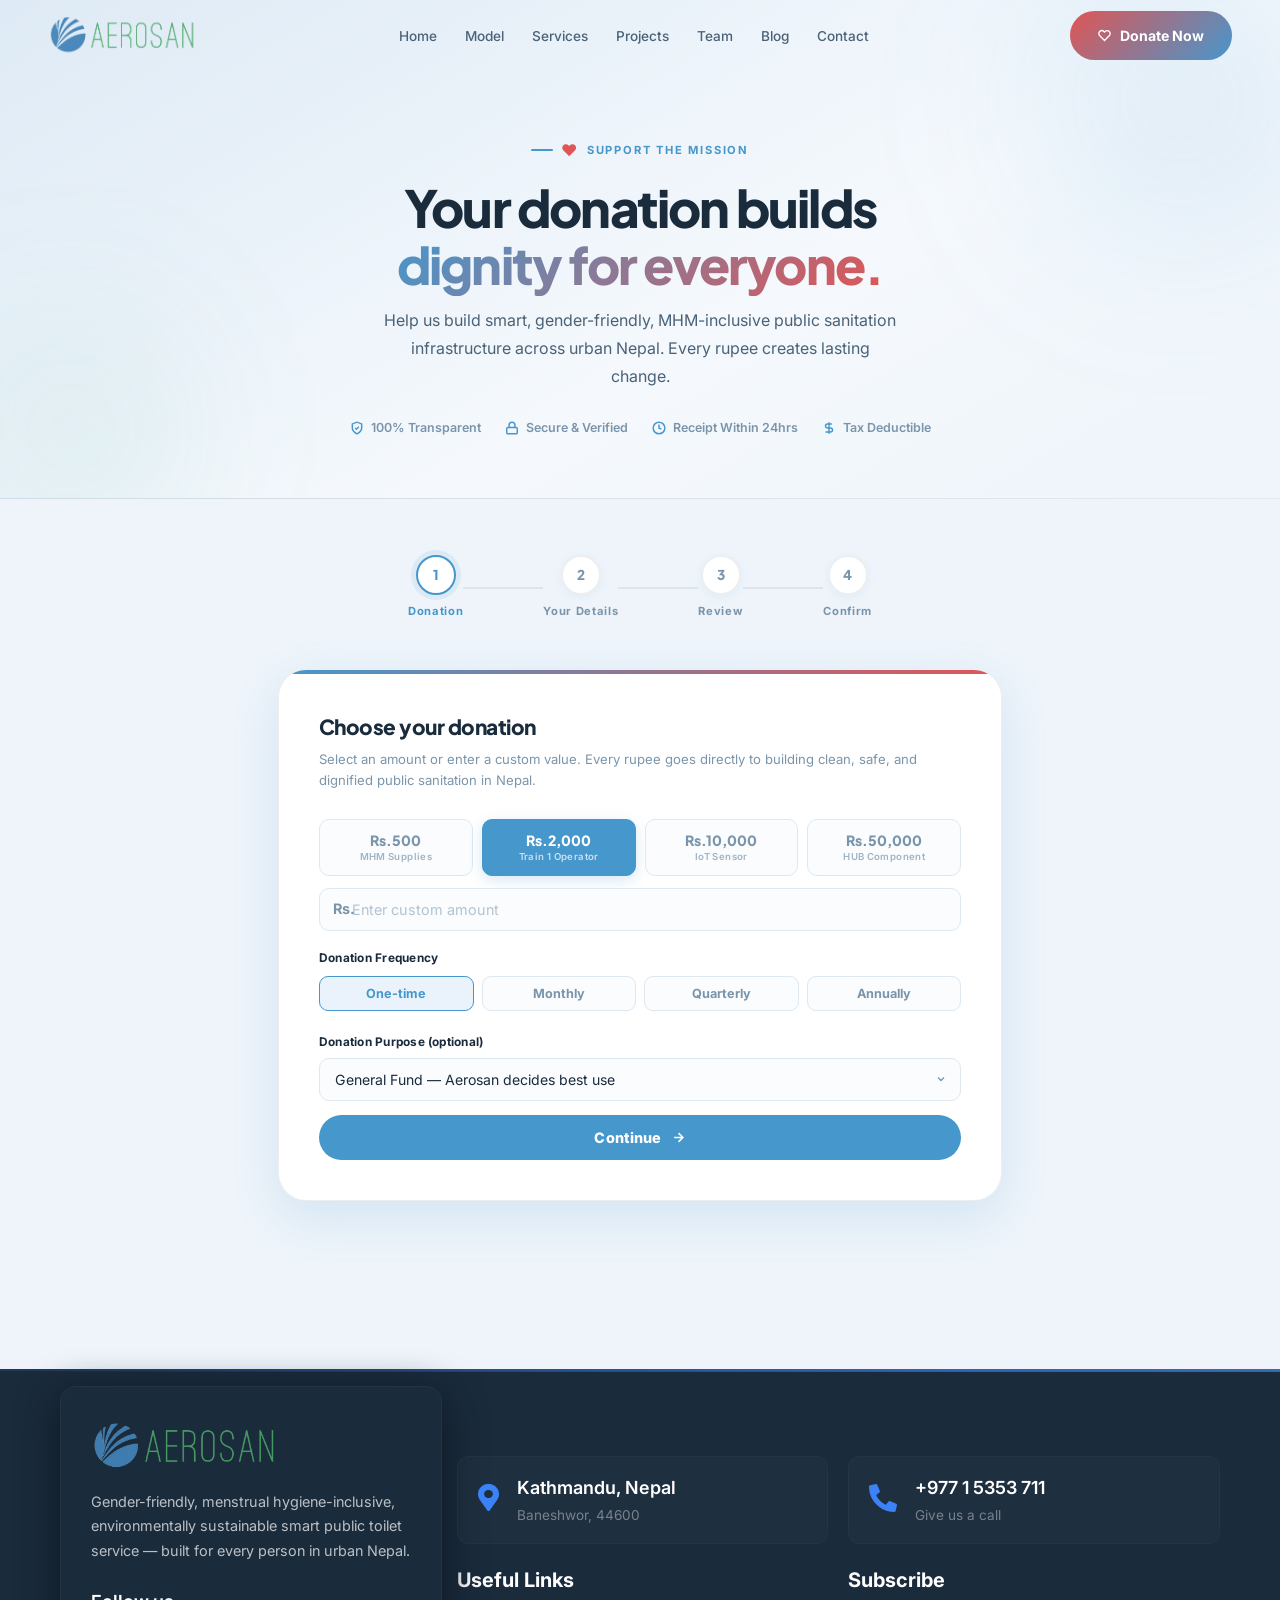
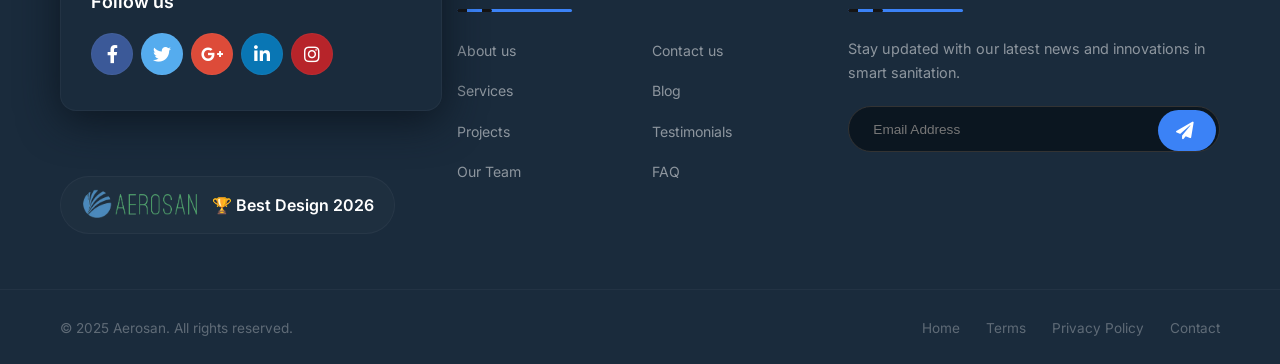
<file: donate.html>
<!DOCTYPE html>
<html lang="en">
  <head>
    <meta charset="UTF-8" /><meta name="viewport"
      content="width=device-width, initial-scale=1.0" />
    <title>Aerosan — Donate Now</title>
    <link rel="stylesheet" href="/style.css" />
           <link
      rel="stylesheet"
      href="https://cdnjs.cloudflare.com/ajax/libs/font-awesome/5.15.4/css/all.min.css"
    />
    <style>

  /* ══════════════════════════════════
     DONATE PAGE — CLEAN MULTI-STEP
  ══════════════════════════════════ */

  /* Hero */
  .donate-hero {
    padding: calc(var(--nav-h) + 60px) 0 60px;
    background: linear-gradient(150deg, var(--bg-3) 0%, var(--bg-2) 60%, var(--bg) 100%);
    border-bottom: 1px solid var(--border-soft);
    position: relative; overflow: hidden; text-align: center;
  }
  .donate-hero h1 {
    font-family: 'Plus Jakarta Sans', sans-serif; font-weight: 900;
    font-size: clamp(2rem, 4.5vw, 3.2rem); color: var(--ink);
    letter-spacing: -0.035em; line-height: 1.1; margin-bottom: 14px;
  }
  .donate-hero h1 span {
    background: linear-gradient(135deg, var(--blue) 0%, #E05555 100%);
    -webkit-background-clip: text; -webkit-text-fill-color: transparent; background-clip: text;
  }
  .donate-hero p { font-size: 1rem; color: var(--body); max-width: 520px; margin: 0 auto 28px; line-height: 1.75; }
  .hero-trust { display: flex; align-items: center; justify-content: center; gap: 24px; flex-wrap: wrap; }
  .hero-trust-item { display: flex; align-items: center; gap: 7px; font-size: 0.78rem; font-weight: 600; color: var(--muted); }
  .hero-trust-item svg { color: var(--blue); }

  /* ══ STEP WRAPPER ══ */
  .donate-wrap {
    max-width: 780px; margin: 0 auto;
    padding: 56px 28px 88px;
  }

  /* Progress bar */
  .progress-bar {
    display: flex; align-items: center; justify-content: center;
    gap: 0; margin-bottom: 48px; position: relative;
  }
  .progress-connector {
    flex: 1; height: 2px; background: var(--border-soft);
    max-width: 80px; transition: background 0.4s;
  }
  .progress-connector.done { background: var(--blue); }
  .prog-step {
    display: flex; flex-direction: column; align-items: center; gap: 7px;
    position: relative; z-index: 1;
  }
  .prog-circle {
    width: 40px; height: 40px; border-radius: 50%;
    background: #fff; border: 2px solid var(--border-soft);
    display: flex; align-items: center; justify-content: center;
    font-family: 'Plus Jakarta Sans', sans-serif; font-weight: 800;
    font-size: 0.85rem; color: var(--muted);
    transition: all 0.35s; box-shadow: var(--shadow-sm);
  }
  .prog-step.active .prog-circle { border-color: var(--blue); color: var(--blue); box-shadow: 0 0 0 5px var(--blue-dim); }
  .prog-step.done .prog-circle { background: var(--blue); border-color: var(--blue); color: #fff; }
  .prog-label { font-size: 0.7rem; font-weight: 700; color: var(--muted); letter-spacing: 0.06em; text-align: center; white-space: nowrap; }
  .prog-step.active .prog-label { color: var(--blue); }
  .prog-step.done .prog-label { color: var(--ink); }

  /* Step card */
  .step-card {
    background: #fff; border: 1px solid var(--border-soft);
    border-radius: var(--r-xl); padding: 40px 40px;
    box-shadow: var(--shadow-lg); position: relative; overflow: hidden;
    animation: stepIn 0.35s ease forwards;
  }
  @keyframes stepIn { from { opacity:0; transform:translateY(18px); } to { opacity:1; transform:translateY(0); } }
  .step-card::before { content:''; position:absolute; top:0; left:0; right:0; height:4px; background:linear-gradient(90deg,var(--blue),#E05555); }
  .step-card-title { font-family:'Plus Jakarta Sans',sans-serif; font-weight:900; font-size:1.3rem; color:var(--ink); letter-spacing:-0.025em; margin-bottom:5px; }
  .step-card-sub { font-size:0.82rem; color:var(--muted); margin-bottom:28px; line-height:1.6; }

  /* Fields */
  .field { display:flex; flex-direction:column; gap:5px; margin-bottom:14px; }
  .field label { font-size:0.74rem; font-weight:700; color:var(--ink); letter-spacing:0.02em; }
  .req { color:var(--blue); }
  .field input, .field select, .field textarea {
    padding:12px 15px; border:1.5px solid #DDE8F0; border-radius:10px;
    font-size:0.88rem; color:var(--ink); font-family:inherit;
    background:#FAFCFE; outline:none; transition:all 0.2s; width:100%;
    appearance:none; -webkit-appearance:none;
  }
  .field input:focus, .field select:focus, .field textarea:focus {
    border-color:var(--blue); background:#fff; box-shadow:0 0 0 4px rgba(70,151,204,0.1);
  }
  .field input::placeholder, .field textarea::placeholder { color:#B0C4D4; }
  .field input.err { border-color:#E05555!important; box-shadow:0 0 0 3px rgba(224,85,85,0.1)!important; }
  .field select { cursor:pointer; background-image:url("data:image/svg+xml,%3Csvg xmlns='http://www.w3.org/2000/svg' width='12' height='12' viewBox='0 0 24 24' fill='none' stroke='%237A95AB' stroke-width='2.5'%3E%3Cpath d='M6 9l6 6 6-6'/%3E%3C/svg%3E"); background-repeat:no-repeat; background-position:right 13px center; padding-right:36px; }
  .field textarea { resize:none; min-height:80px; line-height:1.6; }
  .f-row { display:grid; grid-template-columns:1fr 1fr; gap:14px; }

  /* Amount pills */
  .amount-pills { display:grid; grid-template-columns:repeat(4,1fr); gap:9px; margin-bottom:12px; }
  .amt-pill {
    padding:12px 8px; border-radius:10px; border:1.5px solid #DDE8F0;
    background:#FAFCFE; font-family:'Plus Jakarta Sans',sans-serif;
    font-weight:800; font-size:0.88rem; color:var(--muted);
    cursor:pointer; text-align:center; transition:all 0.18s; line-height:1.2;
  }
  .amt-pill:hover { border-color:var(--blue-border); color:var(--blue); background:var(--blue-pale); }
  .amt-pill.on { border-color:var(--blue); background:var(--blue); color:#fff; box-shadow:0 4px 14px var(--blue-glow); }
  .amt-pill small { display:block; font-size:0.6rem; font-weight:600; opacity:0.7; margin-top:2px; font-family:'Inter',sans-serif; letter-spacing:0.04em; }

  .custom-wrap { position:relative; margin-bottom:18px; }
  .custom-prefix { position:absolute; left:14px; top:50%; transform:translateY(-50%); font-size:0.9rem; font-weight:700; color:var(--muted); }
  .custom-inp {
    width:100%; padding:12px 14px 12px 32px;
    border:1.5px solid #DDE8F0; border-radius:10px;
    font-size:0.9rem; font-weight:700; color:var(--ink);
    font-family:inherit; background:#FAFCFE; outline:none; transition:all 0.2s;
  }
  .custom-inp:focus { border-color:var(--blue); background:#fff; box-shadow:0 0 0 4px rgba(70,151,204,0.1); }
  .custom-inp::placeholder { color:#B0C4D4; font-weight:400; }

  /* Freq buttons */
  .freq-row { display:flex; gap:8px; flex-wrap:wrap; margin-bottom:22px; }
  .freq-btn {
    flex:1; min-width:100px; padding:9px 12px; border-radius:9px;
    border:1.5px solid #DDE8F0; background:#FAFCFE;
    font-size:0.79rem; font-weight:700; color:var(--muted);
    cursor:pointer; text-align:center; transition:all 0.18s; font-family:inherit;
  }
  .freq-btn.on { border-color:var(--blue); background:var(--blue-pale); color:var(--blue); }
  .freq-btn:hover:not(.on) { border-color:var(--blue-border); }

  /* Payment methods */
  .pay-grid { display:grid; grid-template-columns:1fr 1fr; gap:9px; margin-bottom:18px; }
  .pay-btn {
    padding:12px 16px; border-radius:10px; border:1.5px solid #DDE8F0;
    background:#FAFCFE; cursor:pointer; transition:all 0.18s;
    display:flex; align-items:center; gap:10px; font-family:inherit;
  }
  .pay-btn:hover { border-color:var(--blue-border); background:var(--blue-pale); }
  .pay-btn.on { border-color:var(--blue); background:var(--blue-pale); }
  .pay-icon { width:32px; height:32px; border-radius:7px; background:var(--blue-dim); display:flex; align-items:center; justify-content:center; color:var(--blue); flex-shrink:0; }
  .pay-name { font-size:0.82rem; font-weight:700; color:var(--ink); }
  .pay-sub { font-size:0.68rem; color:var(--muted); }

  /* Bank detail box */
  .bank-box {
    background: var(--bg-3); border: 1px solid var(--blue-border);
    border-radius: var(--r); padding: 16px 18px; margin-bottom: 18px;
    display: none;
  }
  .bank-box.show { display: block; }
  .bank-box-title { font-size:0.74rem; font-weight:700; color:var(--blue); text-transform:uppercase; letter-spacing:0.08em; margin-bottom:10px; }
  .bank-row { display:flex; align-items:center; justify-content:space-between; padding:7px 0; border-bottom:1px solid var(--border-soft); }
  .bank-row:last-child { border-bottom:none; }
  .bank-key { font-size:0.75rem; color:var(--muted); font-weight:600; }
  .bank-val { font-size:0.78rem; font-weight:700; color:var(--ink); display:flex; align-items:center; gap:6px; }
  .copy-btn { font-size:0.65rem; font-weight:700; color:var(--blue); background:var(--blue-pale); border:1px solid var(--blue-border); border-radius:4px; padding:2px 7px; cursor:pointer; transition:all 0.15s; }
  .copy-btn:hover { background:var(--blue); color:#fff; }

  /* ══ STEP 2: REVIEW ══ */
  .review-section { margin-bottom:18px; }
  .review-section-title { font-size:0.7rem; font-weight:700; text-transform:uppercase; letter-spacing:0.1em; color:var(--muted); margin-bottom:10px; padding-bottom:8px; border-bottom:1px solid var(--border-soft); }
  .review-grid { display:grid; grid-template-columns:1fr 1fr; gap:8px; }
  .review-item { padding:10px 14px; background:var(--bg); border-radius:9px; border:1px solid var(--border-soft); }
  .review-lbl { font-size:0.67rem; font-weight:700; text-transform:uppercase; letter-spacing:0.08em; color:var(--muted); margin-bottom:2px; }
  .review-val { font-size:0.86rem; font-weight:700; color:var(--ink); }
  .review-amount-box {
    background: linear-gradient(135deg, var(--blue-pale), #fff);
    border: 1.5px solid var(--blue-border); border-radius: var(--r);
    padding: 20px 24px; text-align: center; margin-bottom: 18px;
  }
  .review-amount-label { font-size:0.73rem; color:var(--muted); font-weight:600; text-transform:uppercase; letter-spacing:0.08em; margin-bottom:5px; }
  .review-amount-val { font-family:'Plus Jakarta Sans',sans-serif; font-weight:900; font-size:2.2rem; color:var(--blue); letter-spacing:-0.04em; line-height:1; }
  .review-amount-freq { font-size:0.78rem; color:var(--muted); margin-top:4px; }

  /* ══ STEP 3: UPLOAD RECEIPT ══ */
  .upload-zone {
    border: 2px dashed var(--blue-border); border-radius: var(--r-lg);
    padding: 40px 28px; text-align: center; cursor: pointer;
    background: var(--blue-pale); transition: all 0.22s; margin-bottom: 18px;
    position: relative;
  }
  .upload-zone:hover { border-color: var(--blue); background: #EAF3FB; }
  .upload-zone.has-file { border-style: solid; border-color: var(--blue); background: #E8F4FC; }
  .upload-zone input[type="file"] { position:absolute; inset:0; opacity:0; cursor:pointer; width:100%; height:100%; }
  .upload-icon { width:52px; height:52px; border-radius:50%; background:var(--blue-dim); display:flex; align-items:center; justify-content:center; color:var(--blue); margin:0 auto 14px; }
  .upload-title { font-size:0.88rem; font-weight:700; color:var(--ink); margin-bottom:5px; }
  .upload-sub { font-size:0.76rem; color:var(--muted); line-height:1.5; }
  .upload-file-name { font-size:0.82rem; font-weight:700; color:var(--blue); margin-top:10px; display:none; }
  .upload-file-name.show { display:block; }

  /* Confirm checkbox */
  .confirm-row { display:flex; align-items:flex-start; gap:11px; padding:14px 16px; background:var(--bg); border-radius:10px; border:1.5px solid var(--border-soft); margin-bottom:20px; }
  .confirm-row input[type="checkbox"] { width:17px; height:17px; accent-color:var(--blue); cursor:pointer; flex-shrink:0; margin-top:2px; }
  .confirm-row label { font-size:0.79rem; color:var(--body); cursor:pointer; line-height:1.6; }
  .confirm-row label strong { color:var(--ink); }

  /* Buttons */
  .btn-row { display:flex; gap:12px; }
  .btn-back { flex-shrink:0; padding:13px 24px; border-radius:100px; border:1.5px solid var(--border-soft); background:#fff; color:var(--body); font-size:0.86rem; font-weight:700; cursor:pointer; font-family:inherit; transition:all 0.2s; display:flex; align-items:center; gap:7px; }
  .btn-back:hover { border-color:var(--blue-border); color:var(--blue); }
  .btn-next { flex:1; padding:14px 28px; border-radius:100px; background:var(--blue); color:#fff; border:none; font-size:0.9rem; font-weight:800; cursor:pointer; font-family:inherit; transition:all 0.22s; display:flex; align-items:center; justify-content:center; gap:9px; letter-spacing:0.01em; }
  .btn-next:hover { background:var(--blue-dark); box-shadow:0 6px 20px var(--blue-glow); transform:translateY(-1px); }
  .btn-donate-final { flex:1; padding:14px 28px; border-radius:100px; border:none; font-size:0.9rem; font-weight:800; cursor:pointer; font-family:inherit; background:linear-gradient(135deg, #E05555 0%, var(--blue) 100%); color:#fff; display:flex; align-items:center; justify-content:center; gap:9px; transition:all 0.22s; box-shadow:0 4px 18px rgba(224,85,85,0.2); }
  .btn-donate-final:hover { transform:translateY(-2px); box-shadow:0 8px 28px rgba(224,85,85,0.3); }
  .btn-donate-final:disabled { opacity:0.6; cursor:not-allowed; transform:none; }

  .secure-note { display:flex; align-items:center; gap:7px; font-size:0.72rem; color:var(--muted); margin-top:11px; justify-content:center; }
  .secure-note svg { color:var(--blue); flex-shrink:0; }

  /* ══ SUCCESS ══ */
  .success-screen { display:none; text-align:center; padding:20px 0; }
  .success-screen.show { display:block; }
  .success-ring {
    width:88px; height:88px; border-radius:50%;
    background:linear-gradient(135deg,#E8F8F2,#D0F2E6);
    border:3px solid #3AAA7A;
    display:flex; align-items:center; justify-content:center;
    margin:0 auto 20px;
    animation:popIn 0.6s cubic-bezier(0.175,0.885,0.32,1.275) forwards;
  }
  @keyframes popIn { from{transform:scale(0.4);opacity:0}to{transform:scale(1);opacity:1} }
  .success-ring svg { color:#3AAA7A; }
  .success-h { font-family:'Plus Jakarta Sans',sans-serif; font-weight:900; font-size:1.5rem; color:var(--ink); letter-spacing:-0.025em; margin-bottom:10px; }
  .success-p { font-size:0.88rem; color:var(--body); max-width:400px; margin:0 auto 20px; line-height:1.72; }
  .success-ref { font-size:0.8rem; color:var(--muted); background:var(--bg); border:1px solid var(--border-soft); border-radius:100px; padding:7px 20px; display:inline-block; margin-bottom:24px; font-weight:600; }
  .success-summary {
    background:var(--blue-pale); border:1px solid var(--blue-border);
    border-radius:var(--r-lg); padding:20px 24px; margin-bottom:24px; text-align:left;
  }
  .ss-title { font-size:0.72rem; font-weight:700; text-transform:uppercase; letter-spacing:0.09em; color:var(--blue); margin-bottom:12px; }
  .ss-row { display:flex; justify-content:space-between; align-items:center; padding:7px 0; border-bottom:1px solid var(--blue-border); font-size:0.82rem; }
  .ss-row:last-child { border-bottom:none; }
  .ss-row span:first-child { color:var(--muted); font-weight:600; }
  .ss-row span:last-child { color:var(--ink); font-weight:700; }

  @media(max-width:640px){
    .step-card { padding:28px 20px; }
    .amount-pills { grid-template-columns:1fr 1fr; }
    .pay-grid { grid-template-columns:1fr; }
    .review-grid { grid-template-columns:1fr; }
    .f-row { grid-template-columns:1fr; }
    .freq-row { gap:6px; }
    .freq-btn { min-width:80px; }
  }
          .nav-logo img {
    height: 40px;
    width: auto;
    display: block;
}

.nav-logo img {
    height: clamp(30px, 5vw, 40px);
    width: auto;
    display: block;
}
  </style>
          <style>
      /* ----- Reset & Base ----- */

      /* ----- Container ----- */
      .container {
        max-width: 1200px;
        margin: 0 auto;
        padding: 0 20px;
      }

      /* ----- Footer Main ----- */
      .dk-footer {
        padding: 75px 0 0;
        /* background-color: #151414; */
        background-color: #1a2b3c;
        position: relative;
        z-index: 2;
        margin-top: 80px;
        border-top: 2px solid rgba(59, 130, 246, 0.15);
      }

      /* Animated glow line on top */
      .dk-footer::before {
        content: "";
        position: absolute;
        top: -2px;
        left: 0;
        width: 100%;
        height: 3px;
        background: linear-gradient(
          90deg,
          transparent,
          #3b82f6,
          #60a5fa,
          #3b82f6,
          transparent
        );
        background-size: 300% 100%;
        animation: shimmerLine 5s ease-in-out infinite;
        opacity: 0.6;
      }

      @keyframes shimmerLine {
        0% {
          background-position: 0% 0%;
        }
        50% {
          background-position: 100% 0%;
        }
        100% {
          background-position: 0% 0%;
        }
      }

      /* ----- Grid System (no Bootstrap) ----- */
      .footer-row {
        display: flex;
        flex-wrap: wrap;
        margin: 0 -15px;
      }

      .footer-col {
        padding: 0 15px;
        position: relative;
      }

      .footer-col-4 {
        flex: 0 0 33.333%;
        max-width: 33.333%;
      }

      .footer-col-8 {
        flex: 0 0 66.666%;
        max-width: 66.666%;
      }

      .footer-contact-row {
        display: flex;
        flex-wrap: wrap;
        margin: 0 -10px;
      }

      .footer-contact-col {
        flex: 0 0 50%;
        max-width: 50%;
        padding: 0 10px;
      }

      .footer-links-row {
        display: flex;
        flex-wrap: wrap;
        margin: 0 -10px;
      }

      .footer-links-col {
        flex: 0 0 50%;
        max-width: 50%;
        padding: 0 10px;
      }

      .copyright-row {
        display: flex;
        flex-wrap: wrap;
        justify-content: space-between;
        align-items: center;
      }

      .copyright-col {
        flex: 0 0 auto;
      }

      /* ----- Brand Box (absolute) ----- */
      .dk-footer-box-info {
        position: absolute;
        top: -60px;
        background: #1a2b3c;
        padding: 35px 30px;
        z-index: 2;
        border-radius: 16px;
        box-shadow: 0 10px 40px #0d1722;
        border: 1px solid rgba(255, 255, 255, 0.04);
        transition:
          transform 0.4s ease,
          box-shadow 0.4s ease;
        margin-bottom: 40px;
      }

      .dk-footer-box-info:hover {
        transform: translateY(-6px);
        box-shadow: 0 30px 80px rgba(59, 130, 246, 0.12);
      }

      .footer-logo-img {
        max-height: 50px;
        filter: brightness(0.9) saturate(1.1);
        transition: filter 0.3s;
      }

      .footer-logo-img:hover {
        filter: brightness(1.1) saturate(1.3);
      }

      .footer-info-text {
        margin: 18px 0 24px;
        color: rgba(255, 255, 255, 0.7);
        font-size: 0.9rem;
        line-height: 1.7;
      }

      /* ----- Social Icons (brand colored) ----- */
      .footer-social-link h3 {
        color: #fff;
        font-size: 18px;
        margin-bottom: 16px;
        font-weight: 600;
      }

      .footer-social-link ul {
        list-style: none;
        padding: 0;
        margin: 0;
        display: flex;
        gap: 8px;
        flex-wrap: wrap;
      }

      .footer-social-link li {
        display: inline-block;
      }

      .footer-social-link a {
        display: block;
        width: 42px;
        height: 42px;
        border-radius: 50%;
        text-align: center;
        line-height: 42px;
        background: #1a1a1a;
        color: #fff;
        font-size: 18px;
        transition: all 0.3s cubic-bezier(0.34, 1.56, 0.64, 1);
        border: 1px solid rgba(255, 255, 255, 0.04);
        text-decoration: none;
      }

      .footer-social-link a:hover {
        transform: scale(1.15) translateY(-4px);
        box-shadow: 0 8px 25px rgba(0, 0, 0, 0.4);
        filter: brightness(1.2);
      }

      .footer-social-link li:nth-child(1) a {
        background-color: #3b5998;
      }
      .footer-social-link li:nth-child(2) a {
        background-color: #55acee;
      }
      .footer-social-link li:nth-child(3) a {
        background-color: #dd4b39;
      }
      .footer-social-link li:nth-child(4) a {
        background-color: #0976b4;
      }
      .footer-social-link li:nth-child(5) a {
        background-color: #b7242a;
      }

      /* ----- Award Badge ----- */
      .footer-awarad {
        margin-top: 330px;
        display: flex;
        align-items: center;
        gap: 12px;
        padding: 12px 20px;
        background: rgba(255, 255, 255, 0.02);
        border-radius: 40px;
        border: 1px solid rgba(255, 255, 255, 0.04);
        width: fit-content;
        animation: awardPulse 3s ease-in-out infinite;
      }

      @keyframes awardPulse {
        0%,
        100% {
          opacity: 0.8;
          transform: scale(1);
        }
        50% {
          opacity: 1;
          transform: scale(1.02);
        }
      }

      .footer-awarad img {
        max-height: 32px;
      }

      .footer-awarad p {
        color: #fff;
        font-size: 16px;
        font-weight: 600;
        margin: 0;
        padding-top: 2px;
      }

      /* ----- Contact Us ----- */
      .contact-us {
        position: relative;
        z-index: 2;
        margin-top: 10px;
        display: flex;
        align-items: center;
        padding: 16px 20px;
        background: rgba(255, 255, 255, 0.02);
        border-radius: 12px;
        border: 1px solid rgba(255, 255, 255, 0.03);
        transition: all 0.3s ease;
      }

      .contact-us:hover {
        background: rgba(255, 255, 255, 0.04);
        border-color: rgba(59, 130, 246, 0.15);
        transform: translateX(4px);
      }

      .contact-us.contact-us-last {
        margin-left: 0;
      }

      .contact-icon {
        margin-right: 18px;
        flex-shrink: 0;
      }

      .contact-icon i {
        font-size: 28px;
        color: #3b82f6;
        transition: transform 0.3s ease;
      }

      .contact-us:hover .contact-icon i {
        transform: scale(1.15) rotate(-5deg);
      }

      .contact-info {
        color: #fff;
      }

      .contact-info h3 {
        font-size: 18px;
        color: #fff;
        margin-bottom: 2px;
        font-weight: 600;
      }

      .contact-info p {
        color: rgba(255, 255, 255, 0.4);
        font-size: 0.85rem;
        margin: 0;
      }

      /* ----- Footer Widget / Links ----- */
      .footer-widget {
        margin-top: 20px;
      }

      .footer-widget .section-heading {
        margin-bottom: 25px;
      }

      .footer-widget h3 {
        font-size: 20px;
        color: #fff;
        position: relative;
        margin-bottom: 12px;
        font-weight: 700;
      }

      .footer-widget p {
        color: rgba(255, 255, 255, 0.5);
        font-size: 0.9rem;
        line-height: 1.7;
        margin-bottom: 20px;
      }

      .footer-links-list {
        display: flex;
        gap: 20px;
      }

      .footer-links-list ul {
        list-style: none;
        padding: 0;
        margin: 0;
        flex: 1;
      }

      .footer-links-list li {
        margin-bottom: 14px;
      }

      .footer-links-list a {
        color: rgba(255, 255, 255, 0.5);
        transition: all 0.25s ease;
        text-decoration: none;
        font-size: 0.88rem;
        display: inline-block;
      }

      .footer-links-list a:hover {
        color: #60a5fa;
        transform: translateX(6px);
      }

      .footer-left-widget {
        padding-left: 0;
      }

      /* ----- Animated Border ----- */
      .animate-border {
        position: relative;
        display: block;
        width: 115px;
        height: 3px;
        background: #3b82f6;
        border-radius: 2px;
      }

      .animate-border::after {
        position: absolute;
        content: "";
        width: 35px;
        height: 3px;
        left: 0;
        bottom: 0;
        border-left: 10px solid #151414;
        border-right: 10px solid #151414;
        animation: animborder 2.5s linear infinite;
        border-radius: 2px;
      }

      @keyframes animborder {
        0% {
          transform: translateX(0px);
        }
        100% {
          transform: translateX(113px);
        }
      }

      /* ----- Subscribe Form ----- */
      .dk-footer-form {
        position: relative;
      }

      .dk-footer-form input[type="email"] {
        padding: 14px 24px;
        border-radius: 50px;
        background: #0b1620;
        border: 1px solid #333;
        color: #fff;
        font-size: 0.9rem;
        width: 100%;
        transition: all 0.3s ease;
        outline: none;
      }

      .dk-footer-form input[type="email"]:focus {
        border-color: #1b2433;
        box-shadow: 0 0 0 3px rgba(59, 130, 246, 0.15);
        background: #172431;
      }

      .dk-footer-form input::placeholder {
        color: #777;
        font-size: 0.85rem;
      }

      .dk-footer-form button {
        position: absolute;
        top: 4px;
        right: 4px;
        padding: 10px 22px 10px 18px;
        border-radius: 50px;
        border: none;
        background: #3b82f6;
        color: #fff;
        transition: all 0.3s ease;
        font-size: 1.1rem;
        cursor: pointer;
      }

      .dk-footer-form button:hover {
        background: #60a5fa;
        transform: scale(1.04);
        box-shadow: 0 4px 20px rgba(59, 130, 246, 0.3);
      }

      /* ----- Copyright ----- */
      .copyright {
        padding: 24px 0;
        margin-top: 55px;
        background-color: #1a2b3c;
        border-top: 1px solid rgba(255, 255, 255, 0.04);
      }

      .copyright span,
      .copyright a {
        color: rgba(255, 255, 255, 0.3);
        transition: all 0.25s ease;
        font-size: 0.85rem;
        text-decoration: none;
      }

      .copyright a:hover {
        color: #60a5fa;
      }

      .copyright-menu ul {
        text-align: right;
        margin: 0;
        padding: 0;
        list-style: none;
      }

      .copyright-menu li {
        display: inline-block;
        padding-left: 22px;
      }

      /* ----- Back to Top ----- */
      .btn-top {
        width: 44px;
        height: 44px;
        border-radius: 50%;
        padding: 0;
        position: fixed;
        bottom: 30px;
        right: 30px;
        background: #1a2b3c;
        border: 1px solid rgba(255, 255, 255, 0.06);
        color: #fff;
        display: flex;
        align-items: center;
        justify-content: center;
        z-index: 999;
        transition: all 0.3s ease;
        font-size: 1.4rem;
        box-shadow: 0 4px 20px rgba(0, 0, 0, 0.3);
        cursor: pointer;
      }

      .btn-top:hover {
        background: #3b82f6;
        border-color: #3b82f6;
        transform: translateY(-4px) scale(1.05);
        box-shadow: 0 8px 30px rgba(59, 130, 246, 0.25);
      }

      /* ----- Font Awesome (local fallback) ----- */
      .fab,
      .fas {
        font-style: normal;
      }

      /* ----- Responsive ----- */
      @media (max-width: 992px) {
        .footer-col-4 {
          flex: 0 0 100%;
          max-width: 100%;
        }

        .footer-col-8 {
          flex: 0 0 100%;
          max-width: 100%;
        }

        .dk-footer-box-info {
          position: relative;
          top: 0;
          margin-bottom: 30px;
        }

        .footer-awarad {
          margin-top: 20px;
        }

        .footer-left-widget {
          padding-left: 0;
        }

        .contact-us.contact-us-last {
          margin-left: 0;
        }

        .copyright-menu ul {
          text-align: left;
          margin-top: 10px;
        }

        .copyright-menu li {
          padding-left: 0;
          padding-right: 20px;
        }

        .footer-links-list {
          flex-direction: column;
          gap: 0;
        }
      }

      @media (max-width: 768px) {
        .footer-contact-col {
          flex: 0 0 100%;
          max-width: 100%;
        }

        .footer-links-col {
          flex: 0 0 100%;
          max-width: 100%;
        }

        .copyright-row {
          flex-direction: column;
          text-align: center;
        }

        .copyright-menu ul {
          text-align: center;
        }

        .dk-footer-box-info {
          padding: 25px 20px;
        }
      }

      @media (max-width: 576px) {
        .footer-social-link ul {
          gap: 5px;
        }

        .footer-social-link a {
          width: 36px;
          height: 36px;
          line-height: 36px;
          font-size: 15px;
        }

        .contact-us {
          padding: 12px 16px;
        }

        .contact-info h3 {
          font-size: 16px;
        }

        .dk-footer-form button {
          padding: 8px 16px;
          font-size: 0.95rem;
        }
      }
    </style>
    <style>@keyframes spin{from{transform:rotate(0deg)}to{transform:rotate(360deg)}}</style>

  </head>
  <body>

    <!-- NAV -->
    <nav id="nav">
      <div class="nav-inner">
        <a href="index.html" class="nav-logo">
          <img src="/logo.avif" alt="">
        </a>
        <ul class="nav-links">
          <li><a href="index.html">Home</a></li><li><a
              href="model.html">Model</a></li>
          <li><a href="services.html">Services</a></li><li><a
              href="projects.html">Projects</a></li>
          <li><a href="team.html">Team</a></li><li><a
              href="blog.html">Blog</a></li>
          <li><a href="contact.html">Contact</a></li>
        </ul>
        <div class="nav-right">
          <a href="donate.html" class="btn btn-primary"
            style="background:linear-gradient(135deg,#E05555,var(--blue));">
            <svg width="13" height="13" viewBox="0 0 24 24"
              fill="none" stroke="currentColor"
              stroke-width="2.5"><path
                d="M20.84 4.61a5.5 5.5 0 0 0-7.78 0L12 5.67l-1.06-1.06a5.5 5.5 0 0 0-7.78 7.78l1.06 1.06L12 21.23l7.78-7.78 1.06-1.06a5.5 5.5 0 0 0 0-7.78z" /></svg>
            Donate Now
          </a>
        </div>
        <div class="hamburger"
          id="ham"><span></span><span></span><span></span></div>
      </div>
    </nav>
    <div class="mob-menu" id="mob">
      <a href="index.html">Home</a><a href="model.html">Model</a><a
        href="services.html">Services</a>
      <a href="projects.html">Projects</a><a href="team.html">Team</a><a
        href="blog.html">Blog</a>
      <a href="contact.html">Contact</a>
      <a href="donate.html" class="btn btn-primary"
        style="justify-content:center;background:linear-gradient(135deg,#E05555,var(--blue));">&#10084;
        Donate Now</a>
    </div>

    <!-- HERO -->
    <section class="donate-hero">
      <div class="orb orb-blue"
        style="width:400px;height:400px;right:-100px;top:-100px;"></div>
      <div class="orb orb-teal"
        style="width:300px;height:300px;left:-80px;bottom:-80px;"></div>
      <div class="wrap" style="position:relative;z-index:2;">
        <div class="eyebrow" style="justify-content:center;">
          <span style="color:#E05555;font-size:1rem;">&#10084;</span>
          Support the Mission
        </div>
        <h1>Your donation builds<br /><span>dignity for
            everyone.</span></h1>
        <p>Help us build smart, gender-friendly, MHM-inclusive public
          sanitation infrastructure across urban Nepal. Every rupee
          creates lasting change.</p>
        <div class="hero-trust">
          <div class="hero-trust-item"><svg width="14" height="14"
              viewBox="0 0 24 24" fill="none"
              stroke="currentColor" stroke-width="2.5"><path
                d="M12 22s8-4 8-10V5l-8-3-8 3v7c0 6 8 10 8 10z" /><polyline
                points="9 12 11 14 15 10" /></svg>100%
            Transparent</div>
          <div class="hero-trust-item"><svg width="14" height="14"
              viewBox="0 0 24 24" fill="none"
              stroke="currentColor" stroke-width="2.5"><rect x="3"
                y="11" width="18" height="11" rx="2" /><path
                d="M7 11V7a5 5 0 0 1 10 0v4" /></svg>Secure &
            Verified</div>
          <div class="hero-trust-item"><svg width="14" height="14"
              viewBox="0 0 24 24" fill="none"
              stroke="currentColor" stroke-width="2.5"><circle
                cx="12" cy="12" r="10" /><path
                d="M12 6v6l4 2" /></svg>Receipt Within
            24hrs</div>
          <div class="hero-trust-item"><svg width="14" height="14"
              viewBox="0 0 24 24" fill="none"
              stroke="currentColor" stroke-width="2.5"><path
                d="M12 2v20M17 5H9.5a3.5 3.5 0 0 0 0 7h5a3.5 3.5 0 0 1 0 7H6" /></svg>Tax
            Deductible</div>
        </div>
      </div>
    </section>

    <!-- DONATE STEPS -->
    <div class="donate-wrap">

      <!-- PROGRESS BAR -->
      <div class="progress-bar">
        <div class="prog-step active" id="ps-1">
          <div class="prog-circle">1</div>
          <div class="prog-label">Donation</div>
        </div>
        <div class="progress-connector" id="pc-1"></div>
        <div class="prog-step" id="ps-2">
          <div class="prog-circle">2</div>
          <div class="prog-label">Your Details</div>
        </div>
        <div class="progress-connector" id="pc-2"></div>
        <div class="prog-step" id="ps-3">
          <div class="prog-circle">3</div>
          <div class="prog-label">Review</div>
        </div>
        <div class="progress-connector" id="pc-3"></div>
        <div class="prog-step" id="ps-4">
          <div class="prog-circle">4</div>
          <div class="prog-label">Confirm</div>
        </div>
      </div>

      <!-- ══ STEP 1: DONATION AMOUNT ══ -->
      <div class="step-card" id="step-1">
        <div class="step-card-title">Choose your donation</div>
        <p class="step-card-sub">Select an amount or enter a custom
          value. Every rupee goes directly to building clean, safe,
          and dignified public sanitation in Nepal.</p>

        <div class="amount-pills">
          <button class="amt-pill"
            onclick="setAmt(500,this)">Rs.500<small>MHM
              Supplies</small></button>
          <button class="amt-pill on" id="pill-2000"
            onclick="setAmt(2000,this)">Rs.2,000<small>Train 1
              Operator</small></button>
          <button class="amt-pill"
            onclick="setAmt(10000,this)">Rs.10,000<small>IoT
              Sensor</small></button>
          <button class="amt-pill"
            onclick="setAmt(50000,this)">Rs.50,000<small>HUB
              Component</small></button>
        </div>
        <div class="custom-wrap">
          <span class="custom-prefix">Rs.</span>
          <input class="custom-inp" type="number" id="c-amt"
            placeholder="Enter custom amount"
            oninput="onCustomAmt(this)" min="1" />
        </div>

        <div class="field" style="margin-bottom:8px;"><label>Donation
            Frequency</label></div>
        <div class="freq-row">
          <button class="freq-btn on"
            onclick="setFreq(this,'One-time')">One-time</button>
          <button class="freq-btn"
            onclick="setFreq(this,'Monthly')">Monthly</button>
          <button class="freq-btn"
            onclick="setFreq(this,'Quarterly')">Quarterly</button>
          <button class="freq-btn"
            onclick="setFreq(this,'Annually')">Annually</button>
        </div>

        <div class="field">
          <label>Donation Purpose (optional)</label>
          <select id="d-purpose">
            <option value="General Fund">General Fund — Aerosan
              decides best use</option>
            <option value="MHM Infrastructure">Menstrual Hygiene
              Management (MHM)</option>
            <option value="Smart HUB Infrastructure">Smart HUB
              Infrastructure</option>
            <option value="Operator Training">Operator Training
              Programme</option>
            <option value="River Protection">River Protection &amp;
              Waste-to-Energy</option>
            <option value="Gender Equity">Gender Equity
              Programme</option>
          </select>
        </div>

        <div class="btn-row" style="margin-top:8px;">
          <button class="btn-next" onclick="goStep(2)">
            Continue
            <svg width="15" height="15" viewBox="0 0 24 24"
              fill="none" stroke="currentColor"
              stroke-width="2.5"><path
                d="M5 12h14M12 5l7 7-7 7" /></svg>
          </button>
        </div>
      </div>

      <!-- ══ STEP 2: DONOR DETAILS ══ -->
      <div class="step-card" id="step-2" style="display:none;">
        <div class="step-card-title">Your details</div>
        <p class="step-card-sub">Tell us about yourself so we can send
          your receipt and keep you updated on the impact of your
          donation.</p>

        <div class="f-row">
          <div class="field"><label>First Name <span
                class="req">*</span></label><input type="text"
              id="d-first" placeholder="Srijana" /></div>
          <div class="field"><label>Last Name <span
                class="req">*</span></label><input type="text"
              id="d-last" placeholder="Tamang" /></div>
        </div>
        <div class="field"><label>Email Address <span
              class="req">*</span></label><input type="email"
            id="d-email" placeholder="you@email.com" /></div>
        <div class="f-row">
          <div class="field"><label>Phone Number</label><input
              type="tel" id="d-phone"
              placeholder="+977 98XXXXXXXX" /></div>
          <div class="field"><label>City / Location</label><input
              type="text" id="d-city"
              placeholder="Kathmandu" /></div>
        </div>
        <div class="field"><label>Organisation <span
              style="color:var(--muted);font-weight:500;">(optional)</span></label><input
            type="text" id="d-org"
            placeholder="Your organisation or company" /></div>

        <div
          style="display:flex;align-items:center;gap:9px;padding:11px 14px;background:var(--bg);border-radius:9px;border:1px solid var(--border-soft);margin-bottom:20px;">
          <input type="checkbox" id="d-anon"
            style="width:16px;height:16px;accent-color:var(--blue);cursor:pointer;flex-shrink:0;" />
          <label for="d-anon"
            style="font-size:0.78rem;color:var(--body);cursor:pointer;line-height:1.5;">Make
            my donation <strong
              style="color:var(--ink);">anonymous</strong> — don't
            include my name in public impact reports</label>
        </div>

        <!-- Payment Method -->
        <div class="field" style="margin-bottom:8px;"><label>Payment
            Method <span class="req">*</span></label></div>
        <div class="pay-grid">
          <button class="pay-btn on"
            onclick="setPayment(this,'Bank Transfer','Transfer to our designated account')"
            id="pay-bank">
            <div class="pay-icon"><svg width="16" height="16"
                viewBox="0 0 24 24" fill="none"
                stroke="currentColor" stroke-width="2"><rect
                  x="2" y="5" width="20" height="14"
                  rx="2" /><line x1="2" y1="10" x2="22"
                  y2="10" /></svg></div>
            <div><div class="pay-name">Bank Transfer</div><div
                class="pay-sub">NABIL · NIC Asia · Global
                IME</div></div>
          </button>
          <button class="pay-btn"
            onclick="setPayment(this,'eSewa','Digital wallet payment')">
            <div class="pay-icon"><svg width="16" height="16"
                viewBox="0 0 24 24" fill="none"
                stroke="currentColor" stroke-width="2"><path
                  d="M12 2L2 7l10 5 10-5-10-5zM2 17l10 5 10-5M2 12l10 5 10-5" /></svg></div>
            <div><div class="pay-name">eSewa</div><div
                class="pay-sub">Digital wallet</div></div>
          </button>
          <button class="pay-btn"
            onclick="setPayment(this,'Khalti','Digital wallet payment')">
            <div class="pay-icon"><svg width="16" height="16"
                viewBox="0 0 24 24" fill="none"
                stroke="currentColor" stroke-width="2"><path
                  d="M21 15v4a2 2 0 0 1-2 2H5a2 2 0 0 1-2-2v-4M7 10l5 5 5-5M12 15V3" /></svg></div>
            <div><div class="pay-name">Khalti</div><div
                class="pay-sub">Digital wallet</div></div>
          </button>
          <button class="pay-btn"
            onclick="setPayment(this,'International Card','Visa · Mastercard · Amex')">
            <div class="pay-icon"><svg width="16" height="16"
                viewBox="0 0 24 24" fill="none"
                stroke="currentColor" stroke-width="2"><rect
                  x="2" y="5" width="20" height="14"
                  rx="2" /><line x1="2" y1="10" x2="22"
                  y2="10" /></svg></div>
            <div><div class="pay-name">International Card</div><div
                class="pay-sub">Visa · Mastercard ·
                Amex</div></div>
          </button>
        </div>

        <!-- Bank details (shown when Bank Transfer selected) -->
        <div class="bank-box show" id="bank-box">
          <div class="bank-box-title">&#128bank; Bank Transfer
            Details</div>
          <div class="bank-row"><span class="bank-key">Bank
              Name</span><span class="bank-val">NABIL Bank Limited
              <button class="copy-btn"
                onclick="copyText('NABIL Bank Limited')">Copy</button></span></div>
          <div class="bank-row"><span class="bank-key">Account
              Name</span><span class="bank-val">Aerosan Nepal Pvt.
              Ltd. <button class="copy-btn"
                onclick="copyText('Aerosan Nepal Pvt. Ltd.')">Copy</button></span></div>
          <div class="bank-row"><span class="bank-key">Account
              Number</span><span class="bank-val">1234567890123456
              <button class="copy-btn"
                onclick="copyText('1234567890123456')">Copy</button></span></div>
          <div class="bank-row"><span
              class="bank-key">Branch</span><span
              class="bank-val">Kathmandu Main Branch</span></div>
          <div class="bank-row"><span class="bank-key">SWIFT
              Code</span><span class="bank-val">NARBNPKA <button
                class="copy-btn"
                onclick="copyText('NARBNPKA')">Copy</button></span></div>
          <div class="bank-row"><span
              class="bank-key">Reference</span><span
              class="bank-val">DONATE-<span
                id="bank-ref">2025</span> <button
                class="copy-btn"
                onclick="copyText('DONATE-2025')">Copy</button></span></div>
        </div>

        <div class="btn-row">
          <button class="btn-back" onclick="goStep(1)">
            <svg width="14" height="14" viewBox="0 0 24 24"
              fill="none" stroke="currentColor"
              stroke-width="2.5"><path
                d="M19 12H5M12 19l-7-7 7-7" /></svg>
            Back
          </button>
          <button class="btn-next" onclick="validateStep2()">
            Review Donation
            <svg width="15" height="15" viewBox="0 0 24 24"
              fill="none" stroke="currentColor"
              stroke-width="2.5"><path
                d="M5 12h14M12 5l7 7-7 7" /></svg>
          </button>
        </div>
      </div>

      <!-- ══ STEP 3: REVIEW ══ -->
      <div class="step-card" id="step-3" style="display:none;">
        <div class="step-card-title">Review your donation</div>
        <p class="step-card-sub">Please confirm all details are correct
          before proceeding to the final step.</p>

        <!-- Amount summary -->
        <div class="review-amount-box">
          <div class="review-amount-label">Total Donation</div>
          <div class="review-amount-val">Rs.<span
              id="rv-amount">2,000</span></div>
          <div class="review-amount-freq" id="rv-freq">One-time
            donation</div>
        </div>

        <!-- Donor details -->
        <div class="review-section">
          <div class="review-section-title">Donor Information</div>
          <div class="review-grid">
            <div class="review-item"><div class="review-lbl">Full
                Name</div><div class="review-val"
                id="rv-name">—</div></div>
            <div class="review-item"><div
                class="review-lbl">Email</div><div
                class="review-val" id="rv-email">—</div></div>
            <div class="review-item"><div
                class="review-lbl">Phone</div><div
                class="review-val" id="rv-phone">—</div></div>
            <div class="review-item"><div
                class="review-lbl">Location</div><div
                class="review-val" id="rv-city">—</div></div>
            <div class="review-item"><div
                class="review-lbl">Organisation</div><div
                class="review-val" id="rv-org">—</div></div>
            <div class="review-item"><div
                class="review-lbl">Anonymous</div><div
                class="review-val" id="rv-anon">—</div></div>
          </div>
        </div>

        <!-- Donation details -->
        <div class="review-section">
          <div class="review-section-title">Donation Details</div>
          <div class="review-grid">
            <div class="review-item"><div
                class="review-lbl">Purpose</div><div
                class="review-val" id="rv-purpose">—</div></div>
            <div class="review-item"><div class="review-lbl">Payment
                Method</div><div class="review-val"
                id="rv-payment">—</div></div>
          </div>
        </div>

        <div class="btn-row">
          <button class="btn-back" onclick="goStep(2)">
            <svg width="14" height="14" viewBox="0 0 24 24"
              fill="none" stroke="currentColor"
              stroke-width="2.5"><path
                d="M19 12H5M12 19l-7-7 7-7" /></svg>
            Edit
          </button>
          <button class="btn-next" onclick="goStep(4)">
            Looks Good — Upload Receipt
            <svg width="15" height="15" viewBox="0 0 24 24"
              fill="none" stroke="currentColor"
              stroke-width="2.5"><path
                d="M5 12h14M12 5l7 7-7 7" /></svg>
          </button>
        </div>
      </div>

      <!-- ══ STEP 4: UPLOAD + CONFIRM ══ -->
      <div class="step-card" id="step-4" style="display:none;">
        <div class="step-card-title">Upload receipt &amp; confirm</div>
        <p class="step-card-sub">After completing your payment, upload
          your transaction receipt or screenshot below and confirm
          your donation.</p>

        <!-- Mini amount reminder -->
        <div
          style="display:flex;align-items:center;justify-content:space-between;padding:12px 16px;background:var(--blue-pale);border:1px solid var(--blue-border);border-radius:var(--r);margin-bottom:22px;">
          <div>
            <div
              style="font-size:0.7rem;color:var(--muted);font-weight:600;text-transform:uppercase;letter-spacing:0.08em;">Confirming
              donation of</div>
            <div
              style="font-family:'Plus Jakarta Sans',sans-serif;font-weight:900;font-size:1.2rem;color:var(--blue);letter-spacing:-0.03em;">Rs.<span
                id="step4-amount">2,000</span> &bull; <span
                id="step4-freq"
                style="font-size:0.85rem;font-weight:700;">One-time</span></div>
          </div>
          <div style="text-align:right;">
            <div
              style="font-size:0.7rem;color:var(--muted);font-weight:600;">Payment
              via</div>
            <div
              style="font-size:0.82rem;font-weight:700;color:var(--ink);"
              id="step4-payment">Bank Transfer</div>
          </div>
        </div>

        <!-- Upload zone -->
        <label>
          <div class="upload-zone" id="upload-zone">
            <input type="file" id="receipt-file"
              accept="image/*,.pdf"
              onchange="onFileSelect(this)" />
            <div class="upload-icon">
              <svg width="22" height="22" viewBox="0 0 24 24"
                fill="none" stroke="currentColor"
                stroke-width="2"><path
                  d="M21 15v4a2 2 0 0 1-2 2H5a2 2 0 0 1-2-2v-4M17 8l-5-5-5 5M12 3v12" /></svg>
            </div>
            <div class="upload-title">Upload Payment Receipt</div>
            <div class="upload-sub">Drag &amp; drop or click to
              browse<br />Supports JPG, PNG, PDF — max 10MB</div>
            <div class="upload-file-name"
              id="file-name-display"></div>
          </div>
        </label>

        <div class="field" style="margin-bottom:8px;">
          <label>Transaction ID / Reference Number <span
              class="req">*</span></label>
          <input type="text" id="d-txid"
            placeholder="e.g. TXN123456789 or transfer reference" />
        </div>

        <div class="field">
          <label>Additional Notes <span
              style="color:var(--muted);font-weight:500;">(optional)</span></label>
          <textarea id="d-notes"
            placeholder="Any special instructions or notes for our team&#8230;"></textarea>
        </div>

        <!-- Confirm checkbox -->
        <div class="confirm-row">
          <input type="checkbox" id="confirm-check" />
          <label for="confirm-check">I confirm that I have completed
            the payment of <strong
              id="conf-amount">Rs.2,000</strong> and that all
            information provided is accurate. I understand that
            Aerosan will verify the receipt and send a confirmation
            email within 24 hours.</label>
        </div>

        <div class="btn-row">
          <button class="btn-back" onclick="goStep(3)">
            <svg width="14" height="14" viewBox="0 0 24 24"
              fill="none" stroke="currentColor"
              stroke-width="2.5"><path
                d="M19 12H5M12 19l-7-7 7-7" /></svg>
            Back
          </button>
          <button class="btn-donate-final" id="final-btn"
            onclick="submitDonation()">
            <svg width="16" height="16" viewBox="0 0 24 24"
              fill="none" stroke="currentColor"
              stroke-width="2.5"><path
                d="M20.84 4.61a5.5 5.5 0 0 0-7.78 0L12 5.67l-1.06-1.06a5.5 5.5 0 0 0-7.78 7.78l1.06 1.06L12 21.23l7.78-7.78 1.06-1.06a5.5 5.5 0 0 0 0-7.78z" /></svg>
            Confirm &amp; Submit Donation
          </button>
        </div>
        <div class="secure-note">
          <svg width="12" height="12" viewBox="0 0 24 24" fill="none"
            stroke="currentColor" stroke-width="2.5"><rect x="3"
              y="11" width="18" height="11" rx="2" /><path
              d="M7 11V7a5 5 0 0 1 10 0v4" /></svg>
          Secured · Your details are encrypted and never shared with
          third parties
        </div>
      </div>

      <!-- ══ SUCCESS ══ -->
      <div class="step-card success-screen" id="step-success">
        <div class="success-ring">
          <svg width="40" height="40" viewBox="0 0 24 24" fill="none"
            stroke="currentColor" stroke-width="2.5"><polyline
              points="20 6 9 17 4 12" /></svg>
        </div>
        <h2 class="success-h">Donation Submitted! &#10084;</h2>
        <p class="success-p">Thank you for your generous support. Our
          team will verify your receipt and send a confirmation email
          with your official tax receipt within 24 hours.</p>
        <div class="success-ref" id="success-ref">Reference:
          AERO-2025-XXXXXX</div>

        <div class="success-summary">
          <div class="ss-title">Donation Summary</div>
          <div class="ss-row"><span>Donor</span><span
              id="ss-name">—</span></div>
          <div class="ss-row"><span>Amount</span><span
              id="ss-amount">—</span></div>
          <div class="ss-row"><span>Frequency</span><span
              id="ss-freq">—</span></div>
          <div class="ss-row"><span>Purpose</span><span
              id="ss-purpose">—</span></div>
          <div class="ss-row"><span>Payment</span><span
              id="ss-payment">—</span></div>
          <div class="ss-row"><span>Transaction ID</span><span
              id="ss-txid">—</span></div>
        </div>

        <div
          style="display:flex;gap:12px;justify-content:center;flex-wrap:wrap;">
          <a href="index.html" class="btn btn-primary">Back to Home
            <svg width="13" height="13" viewBox="0 0 24 24"
              fill="none" stroke="currentColor"
              stroke-width="2.5"><path
                d="M5 12h14M12 5l7 7-7 7" /></svg></a>
          <a href="projects.html" class="btn btn-outline">See Our
            Projects</a>
        </div>
      </div>

    </div><!-- end donate-wrap -->

      <footer class="dk-footer">
      <div class="container">
        <!-- Row 1: Brand Box (absolute) + Contact Info -->
        <div class="footer-row">
          <div class="footer-col footer-col-4">
            <!-- Brand Box with floating effect -->
            <div class="dk-footer-box-info">
              <a href="index.html" class="footer-logo">
                <img
                  src="/logo.avif"
                  alt="Aerosan logo"
                  class="footer-logo-img"
                />
              </a>
              <p class="footer-info-text">
                Gender-friendly, menstrual hygiene-inclusive, environmentally
                sustainable smart public toilet service — built for every person
                in urban Nepal.
              </p>
              <div class="footer-social-link">
                <h3>Follow us</h3>
                <ul>
                  <li>
                    <a href="#"><i class="fab fa-facebook-f"></i></a>
                  </li>
                  <li>
                    <a href="#"><i class="fab fa-twitter"></i></a>
                  </li>
                  <li>
                    <a href="#"><i class="fab fa-google-plus-g"></i></a>
                  </li>
                  <li>
                    <a href="#"><i class="fab fa-linkedin-in"></i></a>
                  </li>
                  <li>
                    <a href="#"><i class="fab fa-instagram"></i></a>
                  </li>
                </ul>
              </div>
            </div>
            <!-- Award Badge (animated) -->
            <div class="footer-awarad">
              <img src="/logo.avif" alt="award" />
              <p>🏆 Best Design 2026</p>
            </div>
          </div>

          <!-- Right side: Contact + Links + Subscribe -->
          <div class="footer-col footer-col-8">
            <!-- Contact Row -->
            <div class="footer-contact-row">
              <div class="footer-contact-col">
                <div class="contact-us">
                  <div class="contact-icon">
                    <i class="fas fa-map-marker-alt"></i>
                  </div>
                  <div class="contact-info">
                    <h3>Kathmandu, Nepal</h3>
                    <p>Baneshwor, 44600</p>
                  </div>
                </div>
              </div>
              <div class="footer-contact-col">
                <div class="contact-us contact-us-last">
                  <div class="contact-icon">
                    <i class="fas fa-phone-alt"></i>
                  </div>
                  <div class="contact-info">
                    <h3>+977 1 5353 711</h3>
                    <p>Give us a call</p>
                  </div>
                </div>
              </div>
            </div>

            <!-- Links & Subscribe Row -->
            <div class="footer-links-row">
              <div class="footer-links-col">
                <div class="footer-widget footer-left-widget">
                  <div class="section-heading">
                    <h3>Useful Links</h3>
                    <span class="animate-border"></span>
                  </div>
                  <div class="footer-links-list">
                    <ul>
                      <li><a href="#">About us</a></li>
                      <li><a href="#">Services</a></li>
                      <li><a href="#">Projects</a></li>
                      <li><a href="#">Our Team</a></li>
                    </ul>
                    <ul>
                      <li><a href="#">Contact us</a></li>
                      <li><a href="#">Blog</a></li>
                      <li><a href="#">Testimonials</a></li>
                      <li><a href="#">FAQ</a></li>
                    </ul>
                  </div>
                </div>
              </div>
              <div class="footer-links-col">
                <div class="footer-widget">
                  <div class="section-heading">
                    <h3>Subscribe</h3>
                    <span class="animate-border"></span>
                  </div>
                  <p>
                    Stay updated with our latest news and innovations in smart
                    sanitation.
                  </p>
                  <form action="#" class="dk-footer-form">
                    <input type="email" placeholder="Email Address" required />
                    <button type="submit">
                      <i class="fas fa-paper-plane"></i>
                    </button>
                  </form>
                </div>
              </div>
            </div>
          </div>
        </div>
      </div>

      <!-- Copyright Bar -->
      <div class="copyright">
        <div class="container">
          <div class="copyright-row">
            <div class="copyright-col">
              <span>© 2025 Aerosan. All rights reserved.</span>
            </div>
            <div class="copyright-col copyright-menu">
              <ul>
                <li><a href="#">Home</a></li>
                <li><a href="#">Terms</a></li>
                <li><a href="#">Privacy Policy</a></li>
                <li><a href="#">Contact</a></li>
              </ul>
            </div>
          </div>
        </div>
      </div>

      <!-- Back to Top Button -->
      <div class="back-to-top">
        <button class="btn-top" title="Back to Top">
          <i class="fas fa-chevron-up"></i>
        </button>
      </div>
    </footer>

    <script>
  // Nav
  const nav = document.getElementById('nav');
  window.addEventListener('scroll', () => nav.classList.toggle('solid', scrollY > 30), { passive: true });
  const ham = document.getElementById('ham'), mob = document.getElementById('mob');
  ham.addEventListener('click', () => { ham.classList.toggle('open'); mob.classList.toggle('open'); });

  // State
  let selectedAmt = 2000;
  let selectedFreq = 'One-time';
  let selectedPayment = 'Bank Transfer';
  let currentStep = 1;

  // Amount
  function setAmt(val, btn) {
    selectedAmt = val;
    document.querySelectorAll('.amt-pill').forEach(b => b.classList.remove('on'));
    if (btn) btn.classList.add('on');
    document.getElementById('c-amt').value = '';
  }
  function onCustomAmt(inp) {
    const v = parseInt(inp.value);
    if (v > 0) {
      selectedAmt = v;
      document.querySelectorAll('.amt-pill').forEach(b => b.classList.remove('on'));
    }
  }

  // Frequency
  function setFreq(btn, label) {
    selectedFreq = label;
    document.querySelectorAll('.freq-btn').forEach(b => b.classList.remove('on'));
    btn.classList.add('on');
  }

  // Payment
  function setPayment(btn, name, sub) {
    selectedPayment = name;
    document.querySelectorAll('.pay-btn').forEach(b => b.classList.remove('on'));
    btn.classList.add('on');
    const bb = document.getElementById('bank-box');
    if (name === 'Bank Transfer') bb.classList.add('show');
    else bb.classList.remove('show');
  }

  // Copy
  function copyText(text) {
    navigator.clipboard.writeText(text).then(() => {
      const btns = document.querySelectorAll('.copy-btn');
      btns.forEach(b => { if (b.onclick && b.onclick.toString().includes(text.slice(0,8))) { b.textContent = 'Copied!'; setTimeout(() => b.textContent = 'Copy', 1500); } });
    });
  }

  // File upload
  function onFileSelect(inp) {
    const file = inp.files[0];
    if (!file) return;
    const zone = document.getElementById('upload-zone');
    const display = document.getElementById('file-name-display');
    zone.classList.add('has-file');
    display.textContent = '✓ ' + file.name;
    display.classList.add('show');
  }

  // Step navigation
  function goStep(n) {
    const steps = [1, 2, 3, 4];
    steps.forEach(s => {
      const el = document.getElementById('step-' + s);
      if (el) el.style.display = 'none';
    });
    const el = document.getElementById('step-' + n);
    if (el) { el.style.display = 'block'; el.style.animation = 'none'; el.offsetHeight; el.style.animation = ''; }

    // Update progress
    for (let i = 1; i <= 4; i++) {
      const ps = document.getElementById('ps-' + i);
      ps.classList.remove('active', 'done');
      if (i < n) ps.classList.add('done');
      if (i === n) ps.classList.add('active');
    }
    for (let i = 1; i <= 3; i++) {
      const pc = document.getElementById('pc-' + i);
      pc.classList.toggle('done', i < n);
    }

    currentStep = n;

    // If going to step 3, populate review
    if (n === 3) populateReview();
    if (n === 4) populateStep4();

    window.scrollTo({ top: 0, behavior: 'smooth' });
  }

  function validateStep2() {
    const first = document.getElementById('d-first');
    const last = document.getElementById('d-last');
    const email = document.getElementById('d-email');
    let ok = true;
    [first, last, email].forEach(el => {
      if (!el.value.trim()) {
        ok = false;
        el.classList.add('err');
        el.style.borderColor = '#E05555';
        el.style.boxShadow = '0 0 0 3px rgba(224,85,85,0.1)';
        el.addEventListener('input', () => { el.classList.remove('err'); el.style.borderColor = ''; el.style.boxShadow = ''; }, { once: true });
      }
    });
    if (ok) goStep(3);
  }

  function populateReview() {
    const fmt = n => n.toLocaleString('en-NP');
    document.getElementById('rv-amount').textContent = fmt(selectedAmt);
    document.getElementById('rv-freq').textContent = selectedFreq + ' donation';
    document.getElementById('rv-name').textContent = (document.getElementById('d-first').value + ' ' + document.getElementById('d-last').value).trim() || '—';
    document.getElementById('rv-email').textContent = document.getElementById('d-email').value || '—';
    document.getElementById('rv-phone').textContent = document.getElementById('d-phone').value || '—';
    document.getElementById('rv-city').textContent = document.getElementById('d-city').value || '—';
    document.getElementById('rv-org').textContent = document.getElementById('d-org').value || '—';
    document.getElementById('rv-anon').textContent = document.getElementById('d-anon').checked ? 'Yes' : 'No';
    document.getElementById('rv-purpose').textContent = document.getElementById('d-purpose').value;
    document.getElementById('rv-payment').textContent = selectedPayment;
  }

  function populateStep4() {
    const fmt = n => n.toLocaleString('en-NP');
    document.getElementById('step4-amount').textContent = fmt(selectedAmt);
    document.getElementById('step4-freq').textContent = selectedFreq;
    document.getElementById('step4-payment').textContent = selectedPayment;
    document.getElementById('conf-amount').textContent = 'Rs.' + fmt(selectedAmt);
  }

  function submitDonation() {
    const txid = document.getElementById('d-txid').value.trim();
    const confirmed = document.getElementById('confirm-check').checked;
    const txEl = document.getElementById('d-txid');

    if (!txid) {
      txEl.style.borderColor = '#E05555';
      txEl.style.boxShadow = '0 0 0 3px rgba(224,85,85,0.1)';
      txEl.focus();
      txEl.addEventListener('input', () => { txEl.style.borderColor = ''; txEl.style.boxShadow = ''; }, { once: true });
      return;
    }
    if (!confirmed) {
      document.getElementById('confirm-check').style.outline = '2px solid #E05555';
      setTimeout(() => document.getElementById('confirm-check').style.outline = '', 2000);
      return;
    }

    const btn = document.getElementById('final-btn');
    btn.disabled = true;
    btn.innerHTML = '<svg width="15" height="15" viewBox="0 0 24 24" fill="none" stroke="currentColor" stroke-width="2.5" style="animation:spin 0.8s linear infinite"><path d="M21 12a9 9 0 1 1-6.219-8.56"/></svg> Submitting&#8230;';

    setTimeout(() => {
      // Hide step 4, show success
      document.getElementById('step-4').style.display = 'none';
      // Update progress — all done
      for (let i = 1; i <= 4; i++) {
        const ps = document.getElementById('ps-' + i);
        ps.classList.remove('active');
        ps.classList.add('done');
      }
      for (let i = 1; i <= 3; i++) document.getElementById('pc-' + i).classList.add('done');

      // Populate success summary
      const fmt = n => n.toLocaleString('en-NP');
      const ref = 'AERO-' + Date.now().toString().slice(-6);
      document.getElementById('success-ref').textContent = 'Reference: ' + ref;
      document.getElementById('ss-name').textContent = (document.getElementById('d-first').value + ' ' + document.getElementById('d-last').value).trim();
      document.getElementById('ss-amount').textContent = 'Rs.' + fmt(selectedAmt);
      document.getElementById('ss-freq').textContent = selectedFreq;
      document.getElementById('ss-purpose').textContent = document.getElementById('d-purpose').value;
      document.getElementById('ss-payment').textContent = selectedPayment;
      document.getElementById('ss-txid').textContent = txid;

      const s = document.getElementById('step-success');
      s.style.display = 'block';
      s.classList.add('show');
      window.scrollTo({ top: 0, behavior: 'smooth' });
    }, 1800);
  }
</script>
  <script>
        // =============================================
// BACK TO TOP BUTTON - Smooth Scrolling
// =============================================

const backToTopBtn = document.querySelector('.btn-top');

// Show/hide button based on scroll position
window.addEventListener('scroll', function() {
    if (window.pageYOffset > 300) {
        backToTopBtn.style.display = 'flex';
        backToTopBtn.style.opacity = '1';
    } else {
        backToTopBtn.style.opacity = '0';
        setTimeout(() => {
            if (window.pageYOffset <= 300) {
                backToTopBtn.style.display = 'none';
            }
        }, 300);
    }
});

// Smooth scroll to top when clicked
backToTopBtn.addEventListener('click', function(e) {
    e.preventDefault();
    window.scrollTo({
        top: 0,
        behavior: 'smooth'
    });
});
    </script>
  </body>
</html>
</file>
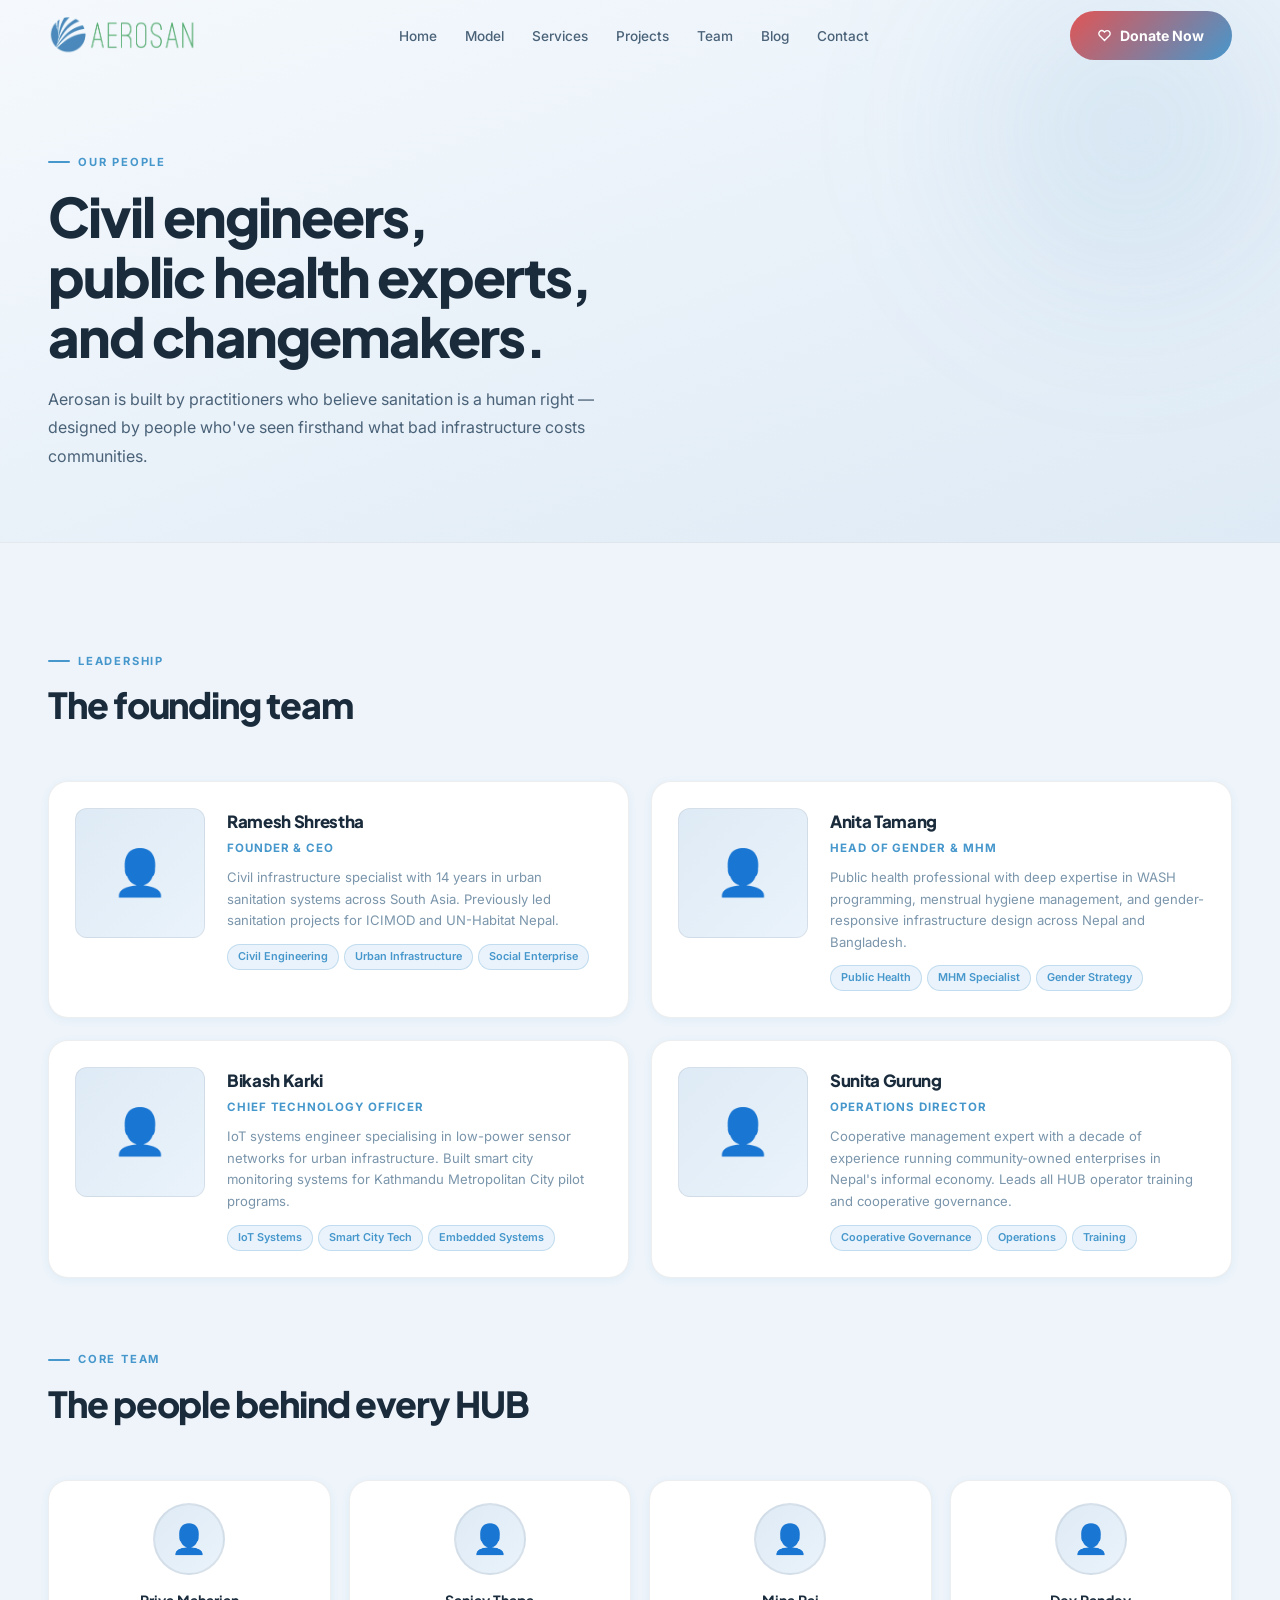
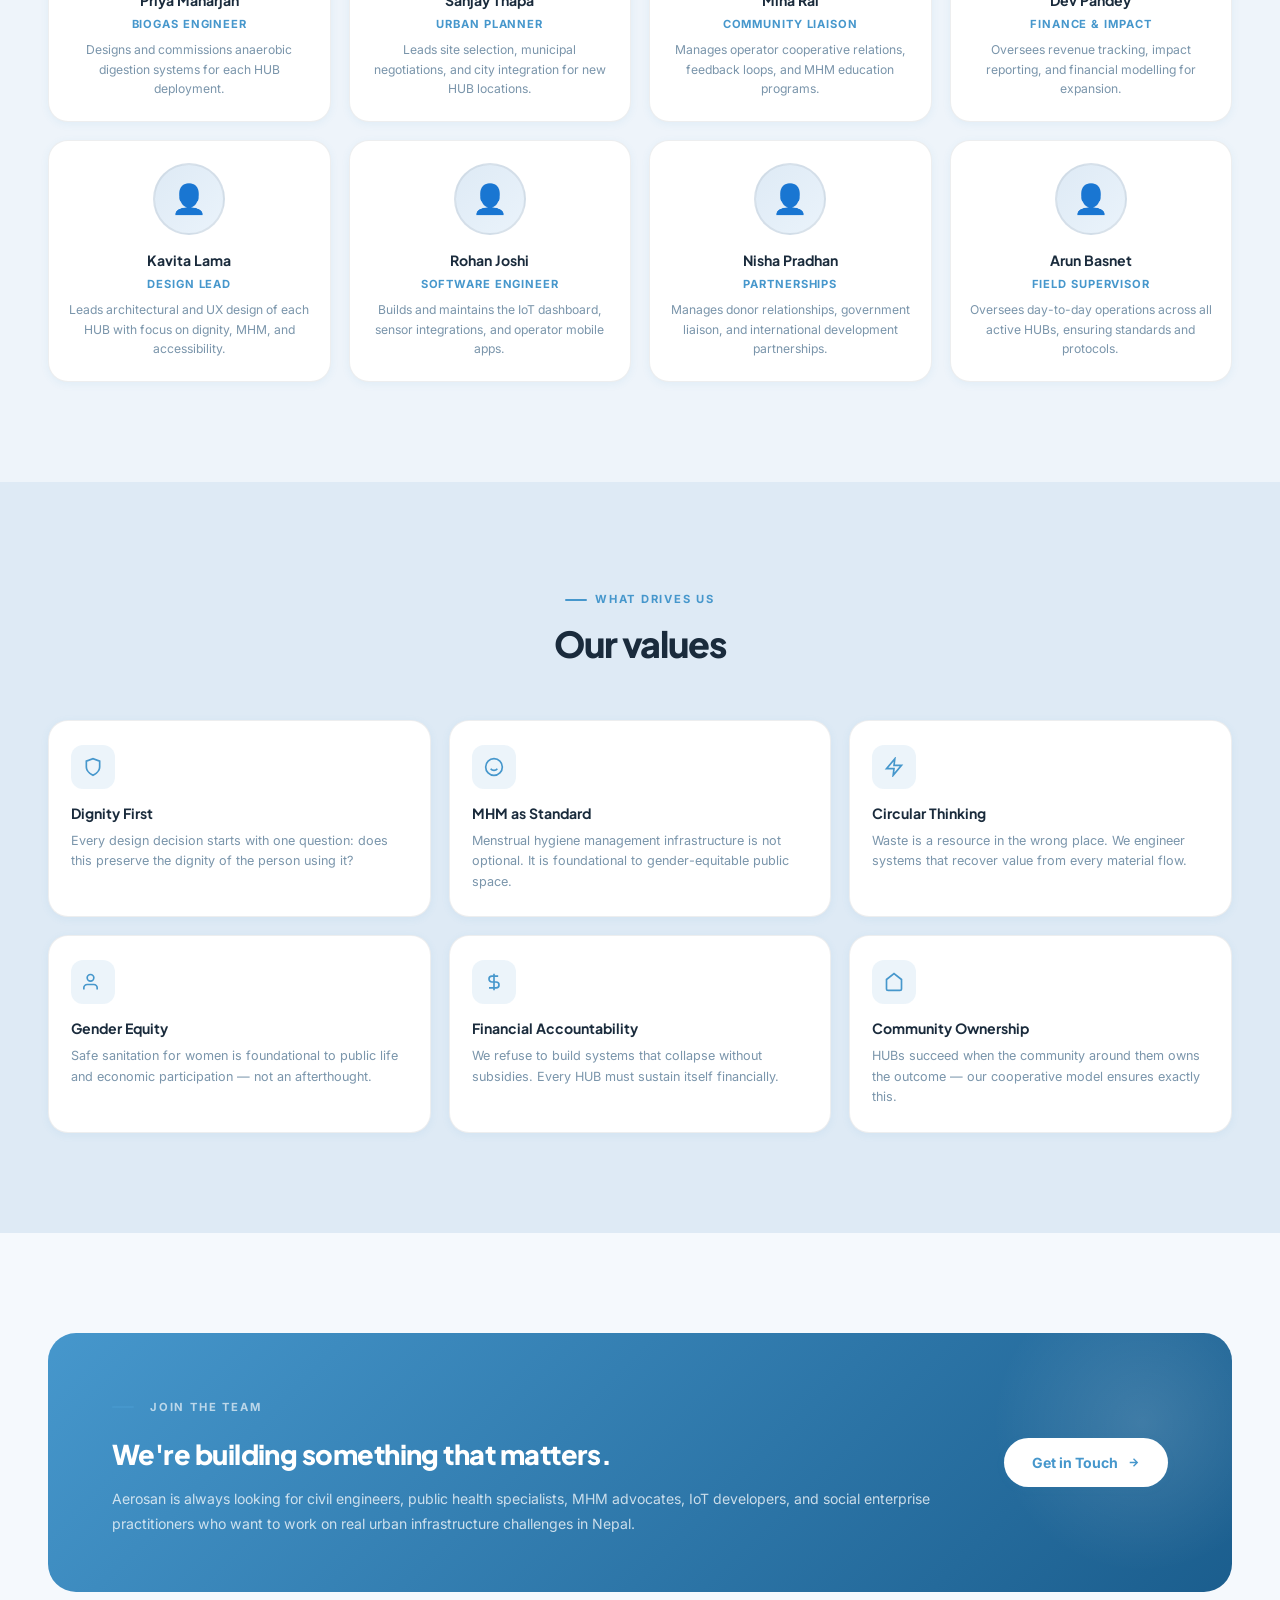
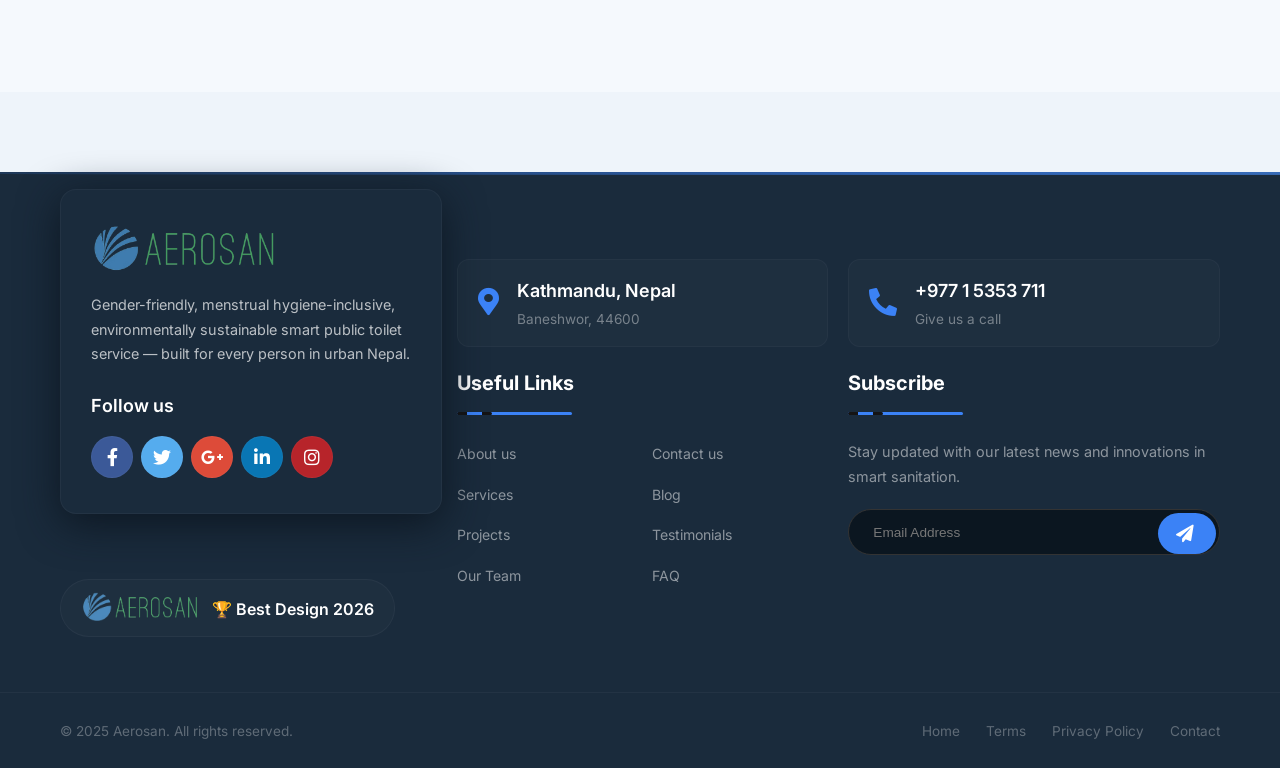
<file: team.html>
<!DOCTYPE html>
<html lang="en">

<head>
    <meta charset="UTF-8" />
    <meta name="viewport" content="width=device-width, initial-scale=1.0" />
    <title>Aerosan — Team</title>
    <link rel="stylesheet" href="style.css" />
       <link
      rel="stylesheet"
      href="https://cdnjs.cloudflare.com/ajax/libs/font-awesome/5.15.4/css/all.min.css"
    />
    <style>
        /* TEAM-ONLY */
        .lead-grid {
            display: grid;
            grid-template-columns: 1fr 1fr;
            gap: 22px;
            margin-bottom: 64px;
        }

        .lead-card {
            display: grid;
            grid-template-columns: 130px 1fr;
            gap: 22px;
            padding: 26px;
            border-radius: var(--r-lg);
            border: 1px solid var(--border-soft);
            background: #fff;
            box-shadow: var(--shadow-sm);
            transition: all 0.28s;
            align-items: start;
        }

        .lead-card:hover {
            border-color: var(--blue-border);
            box-shadow: var(--shadow-lg);
            transform: translateY(-3px);
        }

        .lead-avatar {
            width: 100%;
            aspect-ratio: 1;
            border-radius: var(--r);
            background: linear-gradient(135deg, var(--bg-3), var(--blue-pale));
            border: 1px solid var(--border-soft);
            display: flex;
            align-items: center;
            justify-content: center;
            font-size: 2.8rem;
            overflow: hidden;
        }

        .lead-avatar img {
            width: 100%;
            height: 100%;
            object-fit: cover;
        }

        .lead-name {
            font-family: 'Plus Jakarta Sans', sans-serif;
            font-weight: 800;
            font-size: 1.05rem;
            color: var(--ink);
            margin-bottom: 3px;
            letter-spacing: -0.02em;
        }

        .lead-role {
            font-size: 0.72rem;
            font-weight: 700;
            color: var(--blue);
            letter-spacing: 0.08em;
            text-transform: uppercase;
            margin-bottom: 9px;
        }

        .lead-desc {
            font-size: 0.82rem;
            color: var(--muted);
            line-height: 1.65;
            margin-bottom: 12px;
        }

        .lead-tags {
            display: flex;
            flex-wrap: wrap;
            gap: 5px;
        }

        .lead-tag {
            font-size: 0.68rem;
            font-weight: 600;
            padding: 3px 10px;
            border-radius: 100px;
            background: var(--blue-pale);
            border: 1px solid var(--blue-border);
            color: var(--blue);
        }

        .team-grid {
            display: grid;
            grid-template-columns: repeat(4, 1fr);
            gap: 18px;
        }

        .team-card {
            padding: 22px 18px;
            text-align: center;
        }

        .team-av {
            width: 72px;
            height: 72px;
            border-radius: 50%;
            background: linear-gradient(135deg, var(--bg-3), var(--blue-pale));
            border: 2px solid var(--border-soft);
            display: flex;
            align-items: center;
            justify-content: center;
            font-size: 1.8rem;
            margin: 0 auto 14px;
            transition: border-color 0.2s, box-shadow 0.2s;
        }

        .team-card:hover .team-av {
            border-color: var(--blue);
            box-shadow: 0 0 0 5px var(--blue-dim);
        }

        .team-name {
            font-size: 0.88rem;
            font-weight: 700;
            color: var(--ink);
            margin-bottom: 3px;
            font-family: 'Plus Jakarta Sans', sans-serif;
        }

        .team-role {
            font-size: 0.7rem;
            font-weight: 700;
            color: var(--blue);
            text-transform: uppercase;
            letter-spacing: 0.08em;
            margin-bottom: 7px;
        }

        .team-desc {
            font-size: 0.76rem;
            color: var(--muted);
            line-height: 1.6;
        }

        .values-grid {
            display: grid;
            grid-template-columns: repeat(3, 1fr);
            gap: 18px;
        }

        .val-card {
            padding: 24px 22px;
        }

        .val-icon {
            width: 44px;
            height: 44px;
            border-radius: 12px;
            background: var(--blue-dim);
            display: flex;
            align-items: center;
            justify-content: center;
            color: var(--blue);
            margin-bottom: 13px;
        }

        .val-title {
            font-size: 0.88rem;
            font-weight: 700;
            color: var(--ink);
            margin-bottom: 6px;
            font-family: 'Plus Jakarta Sans', sans-serif;
        }

        .val-desc {
            font-size: 0.79rem;
            color: var(--muted);
            line-height: 1.62;
        }

        .join-box {
            background: linear-gradient(135deg, var(--blue) 0%, var(--blue-deep) 100%);
            border-radius: var(--r-xl);
            padding: 56px 64px;
            display: grid;
            grid-template-columns: 1fr auto;
            gap: 40px;
            align-items: center;
            position: relative;
            overflow: hidden;
        }

        .join-orb {
            position: absolute;
            width: 300px;
            height: 300px;
            right: -60px;
            top: -60px;
            background: radial-gradient(circle, rgba(255, 255, 255, 0.13) 0%, transparent 70%);
            border-radius: 50%;
            pointer-events: none;
        }

        .join-title {
            font-family: 'Plus Jakarta Sans', sans-serif;
            font-weight: 900;
            font-size: 1.7rem;
            color: #fff;
            margin-bottom: 10px;
            letter-spacing: -0.02em;
        }

        .join-sub {
            font-size: 0.88rem;
            color: rgba(255, 255, 255, 0.75);
            line-height: 1.75;
        }

        @media(max-width:900px) {
            .lead-grid {
                grid-template-columns: 1fr;
            }

            .lead-card {
                grid-template-columns: 100px 1fr;
                gap: 16px;
            }

            .team-grid {
                grid-template-columns: repeat(2, 1fr);
            }

            .values-grid {
                grid-template-columns: 1fr 1fr;
            }

            .join-box {
                grid-template-columns: 1fr;
                padding: 36px 28px;
            }
        }

        @media(max-width:640px) {
            .lead-card {
                grid-template-columns: 1fr;
            }

            .lead-avatar {
                width: 80px;
                height: 80px;
                font-size: 2rem;
            }

            .values-grid {
                grid-template-columns: 1fr;
            }

            .team-grid {
                grid-template-columns: 1fr 1fr;
            }
        }
        .nav-logo img {
    height: 40px;
    width: auto;
    display: block;
}

.nav-logo img {
    height: clamp(30px, 5vw, 40px);
    width: auto;
    display: block;
}
    </style>
        <style>
      /* ----- Reset & Base ----- */

      /* ----- Container ----- */
      .container {
        max-width: 1200px;
        margin: 0 auto;
        padding: 0 20px;
      }

      /* ----- Footer Main ----- */
      .dk-footer {
        padding: 75px 0 0;
        /* background-color: #151414; */
        background-color: #1a2b3c;
        position: relative;
        z-index: 2;
        margin-top: 80px;
        border-top: 2px solid rgba(59, 130, 246, 0.15);
      }

      /* Animated glow line on top */
      .dk-footer::before {
        content: "";
        position: absolute;
        top: -2px;
        left: 0;
        width: 100%;
        height: 3px;
        background: linear-gradient(
          90deg,
          transparent,
          #3b82f6,
          #60a5fa,
          #3b82f6,
          transparent
        );
        background-size: 300% 100%;
        animation: shimmerLine 5s ease-in-out infinite;
        opacity: 0.6;
      }

      @keyframes shimmerLine {
        0% {
          background-position: 0% 0%;
        }
        50% {
          background-position: 100% 0%;
        }
        100% {
          background-position: 0% 0%;
        }
      }

      /* ----- Grid System (no Bootstrap) ----- */
      .footer-row {
        display: flex;
        flex-wrap: wrap;
        margin: 0 -15px;
      }

      .footer-col {
        padding: 0 15px;
        position: relative;
      }

      .footer-col-4 {
        flex: 0 0 33.333%;
        max-width: 33.333%;
      }

      .footer-col-8 {
        flex: 0 0 66.666%;
        max-width: 66.666%;
      }

      .footer-contact-row {
        display: flex;
        flex-wrap: wrap;
        margin: 0 -10px;
      }

      .footer-contact-col {
        flex: 0 0 50%;
        max-width: 50%;
        padding: 0 10px;
      }

      .footer-links-row {
        display: flex;
        flex-wrap: wrap;
        margin: 0 -10px;
      }

      .footer-links-col {
        flex: 0 0 50%;
        max-width: 50%;
        padding: 0 10px;
      }

      .copyright-row {
        display: flex;
        flex-wrap: wrap;
        justify-content: space-between;
        align-items: center;
      }

      .copyright-col {
        flex: 0 0 auto;
      }

      /* ----- Brand Box (absolute) ----- */
      .dk-footer-box-info {
        position: absolute;
        top: -60px;
        background: #1a2b3c;
        padding: 35px 30px;
        z-index: 2;
        border-radius: 16px;
        box-shadow: 0 10px 40px #0d1722;
        border: 1px solid rgba(255, 255, 255, 0.04);
        transition:
          transform 0.4s ease,
          box-shadow 0.4s ease;
        margin-bottom: 40px;
      }

      .dk-footer-box-info:hover {
        transform: translateY(-6px);
        box-shadow: 0 30px 80px rgba(59, 130, 246, 0.12);
      }

      .footer-logo-img {
        max-height: 50px;
        filter: brightness(0.9) saturate(1.1);
        transition: filter 0.3s;
      }

      .footer-logo-img:hover {
        filter: brightness(1.1) saturate(1.3);
      }

      .footer-info-text {
        margin: 18px 0 24px;
        color: rgba(255, 255, 255, 0.7);
        font-size: 0.9rem;
        line-height: 1.7;
      }

      /* ----- Social Icons (brand colored) ----- */
      .footer-social-link h3 {
        color: #fff;
        font-size: 18px;
        margin-bottom: 16px;
        font-weight: 600;
      }

      .footer-social-link ul {
        list-style: none;
        padding: 0;
        margin: 0;
        display: flex;
        gap: 8px;
        flex-wrap: wrap;
      }

      .footer-social-link li {
        display: inline-block;
      }

      .footer-social-link a {
        display: block;
        width: 42px;
        height: 42px;
        border-radius: 50%;
        text-align: center;
        line-height: 42px;
        background: #1a1a1a;
        color: #fff;
        font-size: 18px;
        transition: all 0.3s cubic-bezier(0.34, 1.56, 0.64, 1);
        border: 1px solid rgba(255, 255, 255, 0.04);
        text-decoration: none;
      }

      .footer-social-link a:hover {
        transform: scale(1.15) translateY(-4px);
        box-shadow: 0 8px 25px rgba(0, 0, 0, 0.4);
        filter: brightness(1.2);
      }

      .footer-social-link li:nth-child(1) a {
        background-color: #3b5998;
      }
      .footer-social-link li:nth-child(2) a {
        background-color: #55acee;
      }
      .footer-social-link li:nth-child(3) a {
        background-color: #dd4b39;
      }
      .footer-social-link li:nth-child(4) a {
        background-color: #0976b4;
      }
      .footer-social-link li:nth-child(5) a {
        background-color: #b7242a;
      }

      /* ----- Award Badge ----- */
      .footer-awarad {
        margin-top: 330px;
        display: flex;
        align-items: center;
        gap: 12px;
        padding: 12px 20px;
        background: rgba(255, 255, 255, 0.02);
        border-radius: 40px;
        border: 1px solid rgba(255, 255, 255, 0.04);
        width: fit-content;
        animation: awardPulse 3s ease-in-out infinite;
      }

      @keyframes awardPulse {
        0%,
        100% {
          opacity: 0.8;
          transform: scale(1);
        }
        50% {
          opacity: 1;
          transform: scale(1.02);
        }
      }

      .footer-awarad img {
        max-height: 32px;
      }

      .footer-awarad p {
        color: #fff;
        font-size: 16px;
        font-weight: 600;
        margin: 0;
        padding-top: 2px;
      }

      /* ----- Contact Us ----- */
      .contact-us {
        position: relative;
        z-index: 2;
        margin-top: 10px;
        display: flex;
        align-items: center;
        padding: 16px 20px;
        background: rgba(255, 255, 255, 0.02);
        border-radius: 12px;
        border: 1px solid rgba(255, 255, 255, 0.03);
        transition: all 0.3s ease;
      }

      .contact-us:hover {
        background: rgba(255, 255, 255, 0.04);
        border-color: rgba(59, 130, 246, 0.15);
        transform: translateX(4px);
      }

      .contact-us.contact-us-last {
        margin-left: 0;
      }

      .contact-icon {
        margin-right: 18px;
        flex-shrink: 0;
      }

      .contact-icon i {
        font-size: 28px;
        color: #3b82f6;
        transition: transform 0.3s ease;
      }

      .contact-us:hover .contact-icon i {
        transform: scale(1.15) rotate(-5deg);
      }

      .contact-info {
        color: #fff;
      }

      .contact-info h3 {
        font-size: 18px;
        color: #fff;
        margin-bottom: 2px;
        font-weight: 600;
      }

      .contact-info p {
        color: rgba(255, 255, 255, 0.4);
        font-size: 0.85rem;
        margin: 0;
      }

      /* ----- Footer Widget / Links ----- */
      .footer-widget {
        margin-top: 20px;
      }

      .footer-widget .section-heading {
        margin-bottom: 25px;
      }

      .footer-widget h3 {
        font-size: 20px;
        color: #fff;
        position: relative;
        margin-bottom: 12px;
        font-weight: 700;
      }

      .footer-widget p {
        color: rgba(255, 255, 255, 0.5);
        font-size: 0.9rem;
        line-height: 1.7;
        margin-bottom: 20px;
      }

      .footer-links-list {
        display: flex;
        gap: 20px;
      }

      .footer-links-list ul {
        list-style: none;
        padding: 0;
        margin: 0;
        flex: 1;
      }

      .footer-links-list li {
        margin-bottom: 14px;
      }

      .footer-links-list a {
        color: rgba(255, 255, 255, 0.5);
        transition: all 0.25s ease;
        text-decoration: none;
        font-size: 0.88rem;
        display: inline-block;
      }

      .footer-links-list a:hover {
        color: #60a5fa;
        transform: translateX(6px);
      }

      .footer-left-widget {
        padding-left: 0;
      }

      /* ----- Animated Border ----- */
      .animate-border {
        position: relative;
        display: block;
        width: 115px;
        height: 3px;
        background: #3b82f6;
        border-radius: 2px;
      }

      .animate-border::after {
        position: absolute;
        content: "";
        width: 35px;
        height: 3px;
        left: 0;
        bottom: 0;
        border-left: 10px solid #151414;
        border-right: 10px solid #151414;
        animation: animborder 2.5s linear infinite;
        border-radius: 2px;
      }

      @keyframes animborder {
        0% {
          transform: translateX(0px);
        }
        100% {
          transform: translateX(113px);
        }
      }

      /* ----- Subscribe Form ----- */
      .dk-footer-form {
        position: relative;
      }

      .dk-footer-form input[type="email"] {
        padding: 14px 24px;
        border-radius: 50px;
        background: #0b1620;
        border: 1px solid #333;
        color: #fff;
        font-size: 0.9rem;
        width: 100%;
        transition: all 0.3s ease;
        outline: none;
      }

      .dk-footer-form input[type="email"]:focus {
        border-color: #1b2433;
        box-shadow: 0 0 0 3px rgba(59, 130, 246, 0.15);
        background: #172431;
      }

      .dk-footer-form input::placeholder {
        color: #777;
        font-size: 0.85rem;
      }

      .dk-footer-form button {
        position: absolute;
        top: 4px;
        right: 4px;
        padding: 10px 22px 10px 18px;
        border-radius: 50px;
        border: none;
        background: #3b82f6;
        color: #fff;
        transition: all 0.3s ease;
        font-size: 1.1rem;
        cursor: pointer;
      }

      .dk-footer-form button:hover {
        background: #60a5fa;
        transform: scale(1.04);
        box-shadow: 0 4px 20px rgba(59, 130, 246, 0.3);
      }

      /* ----- Copyright ----- */
      .copyright {
        padding: 24px 0;
        margin-top: 55px;
        background-color: #1a2b3c;
        border-top: 1px solid rgba(255, 255, 255, 0.04);
      }

      .copyright span,
      .copyright a {
        color: rgba(255, 255, 255, 0.3);
        transition: all 0.25s ease;
        font-size: 0.85rem;
        text-decoration: none;
      }

      .copyright a:hover {
        color: #60a5fa;
      }

      .copyright-menu ul {
        text-align: right;
        margin: 0;
        padding: 0;
        list-style: none;
      }

      .copyright-menu li {
        display: inline-block;
        padding-left: 22px;
      }

      /* ----- Back to Top ----- */
      .btn-top {
        width: 44px;
        height: 44px;
        border-radius: 50%;
        padding: 0;
        position: fixed;
        bottom: 30px;
        right: 30px;
        background: #1a2b3c;
        border: 1px solid rgba(255, 255, 255, 0.06);
        color: #fff;
        display: flex;
        align-items: center;
        justify-content: center;
        z-index: 999;
        transition: all 0.3s ease;
        font-size: 1.4rem;
        box-shadow: 0 4px 20px rgba(0, 0, 0, 0.3);
        cursor: pointer;
      }

      .btn-top:hover {
        background: #3b82f6;
        border-color: #3b82f6;
        transform: translateY(-4px) scale(1.05);
        box-shadow: 0 8px 30px rgba(59, 130, 246, 0.25);
      }

      /* ----- Font Awesome (local fallback) ----- */
      .fab,
      .fas {
        font-style: normal;
      }

      /* ----- Responsive ----- */
      @media (max-width: 992px) {
        .footer-col-4 {
          flex: 0 0 100%;
          max-width: 100%;
        }

        .footer-col-8 {
          flex: 0 0 100%;
          max-width: 100%;
        }

        .dk-footer-box-info {
          position: relative;
          top: 0;
          margin-bottom: 30px;
        }

        .footer-awarad {
          margin-top: 20px;
        }

        .footer-left-widget {
          padding-left: 0;
        }

        .contact-us.contact-us-last {
          margin-left: 0;
        }

        .copyright-menu ul {
          text-align: left;
          margin-top: 10px;
        }

        .copyright-menu li {
          padding-left: 0;
          padding-right: 20px;
        }

        .footer-links-list {
          flex-direction: column;
          gap: 0;
        }
      }

      @media (max-width: 768px) {
        .footer-contact-col {
          flex: 0 0 100%;
          max-width: 100%;
        }

        .footer-links-col {
          flex: 0 0 100%;
          max-width: 100%;
        }

        .copyright-row {
          flex-direction: column;
          text-align: center;
        }

        .copyright-menu ul {
          text-align: center;
        }

        .dk-footer-box-info {
          padding: 25px 20px;
        }
      }

      @media (max-width: 576px) {
        .footer-social-link ul {
          gap: 5px;
        }

        .footer-social-link a {
          width: 36px;
          height: 36px;
          line-height: 36px;
          font-size: 15px;
        }

        .contact-us {
          padding: 12px 16px;
        }

        .contact-info h3 {
          font-size: 16px;
        }

        .dk-footer-form button {
          padding: 8px 16px;
          font-size: 0.95rem;
        }
      }
    </style>
        <style>
      /* Add to your existing styles */
.btn-top {
    display: none; /* Hidden by default */
    /* ... rest of your styles ... */
}
    </style>
</head>

<body>
    <!-- NAV -->
    <nav id="nav">
      <div class="nav-inner">
        <a href="index.html" class="nav-logo">
          <img src="/logo.avif" alt="">
        </a>
        <ul class="nav-links">
          <li><a href="index.html">Home</a></li><li><a
              href="model.html">Model</a></li>
          <li><a href="services.html">Services</a></li><li><a
              href="projects.html">Projects</a></li>
          <li><a href="team.html">Team</a></li><li><a
              href="blog.html">Blog</a></li>
          <li><a href="contact.html">Contact</a></li>
        </ul>
        <div class="nav-right">
          <a href="donate.html" class="btn btn-primary"
            style="background:linear-gradient(135deg,#E05555,var(--blue));">
            <svg width="13" height="13" viewBox="0 0 24 24"
              fill="none" stroke="currentColor"
              stroke-width="2.5"><path
                d="M20.84 4.61a5.5 5.5 0 0 0-7.78 0L12 5.67l-1.06-1.06a5.5 5.5 0 0 0-7.78 7.78l1.06 1.06L12 21.23l7.78-7.78 1.06-1.06a5.5 5.5 0 0 0 0-7.78z" /></svg>
            Donate Now
          </a>
        </div>
        <div class="hamburger"
          id="ham"><span></span><span></span><span></span></div>
      </div>
    </nav>
    <div class="mob-menu" id="mob">
      <a href="index.html">Home</a><a href="model.html">Model</a><a
        href="services.html">Services</a>
      <a href="projects.html">Projects</a><a href="team.html">Team</a><a
        href="blog.html">Blog</a>
      <a href="contact.html">Contact</a>
      <a href="donate.html" class="btn btn-primary"
        style="justify-content:center;background:linear-gradient(135deg,#E05555,var(--blue));">&#10084;
        Donate Now</a>
    </div>

    <section class="page-hero">
        <div class="orb orb-blue" style="width:420px;height:420px;right:-60px;top:-80px;"></div>
        <div class="wrap" style="position:relative;z-index:2;">
            <div class="eyebrow">Our People</div>
            <h1>Civil engineers,<br />public health experts,<br />and changemakers.</h1>
            <p class="lead">Aerosan is built by practitioners who believe sanitation is a human right — designed by
                people who've seen firsthand what bad infrastructure costs communities.</p>
        </div>
    </section>

    <!-- LEADERSHIP -->
    <section class="section">
        <div class="wrap">
            <div class="sec-head" data-r>
                <div class="eyebrow">Leadership</div>
                <h2 class="display d-md">The founding team</h2>
            </div>
            <div class="lead-grid">
                <div class="lead-card" data-r data-d="1">
                    <div class="lead-avatar">👤</div>
                    <div>
                        <div class="lead-name">Ramesh Shrestha</div>
                        <div class="lead-role">Founder & CEO</div>
                        <p class="lead-desc">Civil infrastructure specialist with 14 years in urban sanitation systems
                            across South Asia. Previously led sanitation projects for ICIMOD and UN-Habitat Nepal.</p>
                        <div class="lead-tags"><span class="lead-tag">Civil Engineering</span><span
                                class="lead-tag">Urban Infrastructure</span><span class="lead-tag">Social
                                Enterprise</span></div>
                    </div>
                </div>
                <div class="lead-card" data-r data-d="2">
                    <div class="lead-avatar">👤</div>
                    <div>
                        <div class="lead-name">Anita Tamang</div>
                        <div class="lead-role">Head of Gender & MHM</div>
                        <p class="lead-desc">Public health professional with deep expertise in WASH programming,
                            menstrual hygiene management, and gender-responsive infrastructure design across Nepal and
                            Bangladesh.</p>
                        <div class="lead-tags"><span class="lead-tag">Public Health</span><span class="lead-tag">MHM
                                Specialist</span><span class="lead-tag">Gender Strategy</span></div>
                    </div>
                </div>
                <div class="lead-card" data-r data-d="3">
                    <div class="lead-avatar">👤</div>
                    <div>
                        <div class="lead-name">Bikash Karki</div>
                        <div class="lead-role">Chief Technology Officer</div>
                        <p class="lead-desc">IoT systems engineer specialising in low-power sensor networks for urban
                            infrastructure. Built smart city monitoring systems for Kathmandu Metropolitan City pilot
                            programs.</p>
                        <div class="lead-tags"><span class="lead-tag">IoT Systems</span><span class="lead-tag">Smart
                                City Tech</span><span class="lead-tag">Embedded Systems</span></div>
                    </div>
                </div>
                <div class="lead-card" data-r data-d="4">
                    <div class="lead-avatar">👤</div>
                    <div>
                        <div class="lead-name">Sunita Gurung</div>
                        <div class="lead-role">Operations Director</div>
                        <p class="lead-desc">Cooperative management expert with a decade of experience running
                            community-owned enterprises in Nepal's informal economy. Leads all HUB operator training and
                            cooperative governance.</p>
                        <div class="lead-tags"><span class="lead-tag">Cooperative Governance</span><span
                                class="lead-tag">Operations</span><span class="lead-tag">Training</span></div>
                    </div>
                </div>
            </div>

            <!-- Core team -->
            <div class="sec-head" data-r>
                <div class="eyebrow">Core Team</div>
                <h2 class="display d-md">The people behind every HUB</h2>
            </div>
            <div class="team-grid">
                <div class="card team-card" data-r data-d="1">
                    <div class="team-av">👤</div>
                    <div class="team-name">Priya Maharjan</div>
                    <div class="team-role">Biogas Engineer</div>
                    <div class="team-desc">Designs and commissions anaerobic digestion systems for each HUB deployment.
                    </div>
                </div>
                <div class="card team-card" data-r data-d="2">
                    <div class="team-av">👤</div>
                    <div class="team-name">Sanjay Thapa</div>
                    <div class="team-role">Urban Planner</div>
                    <div class="team-desc">Leads site selection, municipal negotiations, and city integration for new
                        HUB locations.</div>
                </div>
                <div class="card team-card" data-r data-d="3">
                    <div class="team-av">👤</div>
                    <div class="team-name">Mina Rai</div>
                    <div class="team-role">Community Liaison</div>
                    <div class="team-desc">Manages operator cooperative relations, feedback loops, and MHM education
                        programs.</div>
                </div>
                <div class="card team-card" data-r data-d="4">
                    <div class="team-av">👤</div>
                    <div class="team-name">Dev Pandey</div>
                    <div class="team-role">Finance & Impact</div>
                    <div class="team-desc">Oversees revenue tracking, impact reporting, and financial modelling for
                        expansion.</div>
                </div>
                <div class="card team-card" data-r data-d="5">
                    <div class="team-av">👤</div>
                    <div class="team-name">Kavita Lama</div>
                    <div class="team-role">Design Lead</div>
                    <div class="team-desc">Leads architectural and UX design of each HUB with focus on dignity, MHM, and
                        accessibility.</div>
                </div>
                <div class="card team-card" data-r data-d="6">
                    <div class="team-av">👤</div>
                    <div class="team-name">Rohan Joshi</div>
                    <div class="team-role">Software Engineer</div>
                    <div class="team-desc">Builds and maintains the IoT dashboard, sensor integrations, and operator
                        mobile apps.</div>
                </div>
                <div class="card team-card" data-r data-d="1">
                    <div class="team-av">👤</div>
                    <div class="team-name">Nisha Pradhan</div>
                    <div class="team-role">Partnerships</div>
                    <div class="team-desc">Manages donor relationships, government liaison, and international
                        development partnerships.</div>
                </div>
                <div class="card team-card" data-r data-d="2">
                    <div class="team-av">👤</div>
                    <div class="team-name">Arun Basnet</div>
                    <div class="team-role">Field Supervisor</div>
                    <div class="team-desc">Oversees day-to-day operations across all active HUBs, ensuring standards and
                        protocols.</div>
                </div>
            </div>
        </div>
    </section>

    <!-- VALUES -->
    <section class="section section-deep">
        <div class="wrap">
            <div class="sec-head center" data-r>
                <div class="eyebrow">What Drives Us</div>
                <h2 class="display d-md">Our values</h2>
            </div>
            <div class="values-grid">
                <div class="card val-card" data-r data-d="1">
                    <div class="val-icon"><svg width="20" height="20" viewBox="0 0 24 24" fill="none"
                            stroke="currentColor" stroke-width="2">
                            <path d="M12 22s8-4 8-10V5l-8-3-8 3v7c0 6 8 10 8 10z" />
                        </svg></div>
                    <div class="val-title">Dignity First</div>
                    <div class="val-desc">Every design decision starts with one question: does this preserve the dignity
                        of the person using it?</div>
                </div>
                <div class="card val-card" data-r data-d="2">
                    <div class="val-icon"><svg width="20" height="20" viewBox="0 0 24 24" fill="none"
                            stroke="currentColor" stroke-width="2">
                            <circle cx="12" cy="12" r="10" />
                            <path d="M8 14s1.5 2 4 2 4-2 4-2" />
                        </svg></div>
                    <div class="val-title">MHM as Standard</div>
                    <div class="val-desc">Menstrual hygiene management infrastructure is not optional. It is
                        foundational to gender-equitable public space.</div>
                </div>
                <div class="card val-card" data-r data-d="3">
                    <div class="val-icon"><svg width="20" height="20" viewBox="0 0 24 24" fill="none"
                            stroke="currentColor" stroke-width="2">
                            <path d="M13 2L3 14h9l-1 8 10-12h-9l1-8z" />
                        </svg></div>
                    <div class="val-title">Circular Thinking</div>
                    <div class="val-desc">Waste is a resource in the wrong place. We engineer systems that recover value
                        from every material flow.</div>
                </div>
                <div class="card val-card" data-r data-d="4">
                    <div class="val-icon"><svg width="20" height="20" viewBox="0 0 24 24" fill="none"
                            stroke="currentColor" stroke-width="2">
                            <path d="M17 21v-2a4 4 0 0 0-4-4H5a4 4 0 0 0-4 4v2" />
                            <circle cx="9" cy="7" r="4" />
                        </svg></div>
                    <div class="val-title">Gender Equity</div>
                    <div class="val-desc">Safe sanitation for women is foundational to public life and economic
                        participation — not an afterthought.</div>
                </div>
                <div class="card val-card" data-r data-d="5">
                    <div class="val-icon"><svg width="20" height="20" viewBox="0 0 24 24" fill="none"
                            stroke="currentColor" stroke-width="2">
                            <path d="M12 2v20M17 5H9.5a3.5 3.5 0 0 0 0 7h5a3.5 3.5 0 0 1 0 7H6" />
                        </svg></div>
                    <div class="val-title">Financial Accountability</div>
                    <div class="val-desc">We refuse to build systems that collapse without subsidies. Every HUB must
                        sustain itself financially.</div>
                </div>
                <div class="card val-card" data-r data-d="6">
                    <div class="val-icon"><svg width="20" height="20" viewBox="0 0 24 24" fill="none"
                            stroke="currentColor" stroke-width="2">
                            <path d="M3 9l9-7 9 7v11a2 2 0 0 1-2 2H5a2 2 0 0 1-2-2z" />
                        </svg></div>
                    <div class="val-title">Community Ownership</div>
                    <div class="val-desc">HUBs succeed when the community around them owns the outcome — our cooperative
                        model ensures exactly this.</div>
                </div>
            </div>
        </div>
    </section>

    <!-- JOIN -->
    <section class="section section-alt">
        <div class="wrap">
            <div class="join-box" data-r>
                <div class="join-orb"></div>
                <div style="position:relative;z-index:1;">
                    <div class="eyebrow" style="color:rgba(255,255,255,0.65);"><span
                            style="background:rgba(255,255,255,0.35)"></span>Join the Team</div>
                    <div class="join-title">We're building something that matters.</div>
                    <p class="join-sub">Aerosan is always looking for civil engineers, public health specialists, MHM
                        advocates, IoT developers, and social enterprise practitioners who want to work on real urban
                        infrastructure challenges in Nepal.</p>
                </div>
                <div style="position:relative;z-index:1;flex-shrink:0;">
                    <a href="contact.html" class="btn btn-white">Get in Touch <svg width="13" height="13"
                            viewBox="0 0 24 24" fill="none" stroke="currentColor" stroke-width="2.5">
                            <path d="M5 12h14M12 5l7 7-7 7" />
                        </svg></a>
                </div>
            </div>
        </div>
    </section>

    <footer class="dk-footer">
      <div class="container">
        <!-- Row 1: Brand Box (absolute) + Contact Info -->
        <div class="footer-row">
          <div class="footer-col footer-col-4">
            <!-- Brand Box with floating effect -->
            <div class="dk-footer-box-info">
              <a href="index.html" class="footer-logo">
                <img
                  src="/logo.avif"
                  alt="Aerosan logo"
                  class="footer-logo-img"
                />
              </a>
              <p class="footer-info-text">
                Gender-friendly, menstrual hygiene-inclusive, environmentally
                sustainable smart public toilet service — built for every person
                in urban Nepal.
              </p>
              <div class="footer-social-link">
                <h3>Follow us</h3>
                <ul>
                  <li>
                    <a href="#"><i class="fab fa-facebook-f"></i></a>
                  </li>
                  <li>
                    <a href="#"><i class="fab fa-twitter"></i></a>
                  </li>
                  <li>
                    <a href="#"><i class="fab fa-google-plus-g"></i></a>
                  </li>
                  <li>
                    <a href="#"><i class="fab fa-linkedin-in"></i></a>
                  </li>
                  <li>
                    <a href="#"><i class="fab fa-instagram"></i></a>
                  </li>
                </ul>
              </div>
            </div>
            <!-- Award Badge (animated) -->
            <div class="footer-awarad">
              <img src="/logo.avif" alt="award" />
              <p>🏆 Best Design 2026</p>
            </div>
          </div>

          <!-- Right side: Contact + Links + Subscribe -->
          <div class="footer-col footer-col-8">
            <!-- Contact Row -->
            <div class="footer-contact-row">
              <div class="footer-contact-col">
                <div class="contact-us">
                  <div class="contact-icon">
                    <i class="fas fa-map-marker-alt"></i>
                  </div>
                  <div class="contact-info">
                    <h3>Kathmandu, Nepal</h3>
                    <p>Baneshwor, 44600</p>
                  </div>
                </div>
              </div>
              <div class="footer-contact-col">
                <div class="contact-us contact-us-last">
                  <div class="contact-icon">
                    <i class="fas fa-phone-alt"></i>
                  </div>
                  <div class="contact-info">
                    <h3>+977 1 5353 711</h3>
                    <p>Give us a call</p>
                  </div>
                </div>
              </div>
            </div>

            <!-- Links & Subscribe Row -->
            <div class="footer-links-row">
              <div class="footer-links-col">
                <div class="footer-widget footer-left-widget">
                  <div class="section-heading">
                    <h3>Useful Links</h3>
                    <span class="animate-border"></span>
                  </div>
                  <div class="footer-links-list">
                    <ul>
                      <li><a href="#">About us</a></li>
                      <li><a href="#">Services</a></li>
                      <li><a href="#">Projects</a></li>
                      <li><a href="#">Our Team</a></li>
                    </ul>
                    <ul>
                      <li><a href="#">Contact us</a></li>
                      <li><a href="#">Blog</a></li>
                      <li><a href="#">Testimonials</a></li>
                      <li><a href="#">FAQ</a></li>
                    </ul>
                  </div>
                </div>
              </div>
              <div class="footer-links-col">
                <div class="footer-widget">
                  <div class="section-heading">
                    <h3>Subscribe</h3>
                    <span class="animate-border"></span>
                  </div>
                  <p>
                    Stay updated with our latest news and innovations in smart
                    sanitation.
                  </p>
                  <form action="#" class="dk-footer-form">
                    <input type="email" placeholder="Email Address" required />
                    <button type="submit">
                      <i class="fas fa-paper-plane"></i>
                    </button>
                  </form>
                </div>
              </div>
            </div>
          </div>
        </div>
      </div>

      <!-- Copyright Bar -->
      <div class="copyright">
        <div class="container">
          <div class="copyright-row">
            <div class="copyright-col">
              <span>© 2025 Aerosan. All rights reserved.</span>
            </div>
            <div class="copyright-col copyright-menu">
              <ul>
                <li><a href="#">Home</a></li>
                <li><a href="#">Terms</a></li>
                <li><a href="#">Privacy Policy</a></li>
                <li><a href="#">Contact</a></li>
              </ul>
            </div>
          </div>
        </div>
      </div>

      <!-- Back to Top Button -->
      <div class="back-to-top">
        <button class="btn-top" title="Back to Top">
          <i class="fas fa-chevron-up"></i>
        </button>
      </div>
    </footer>
    <script>
        const nav = document.getElementById('nav'); window.addEventListener('scroll', () => nav.classList.toggle('solid', scrollY > 30), { passive: true });
        const ham = document.getElementById('ham'), mob = document.getElementById('mob'); ham.addEventListener('click', () => { ham.classList.toggle('open'); mob.classList.toggle('open'); });
        const ro = new IntersectionObserver(e => e.forEach(x => { if (x.isIntersecting) { x.target.classList.add('on'); ro.unobserve(x.target); } }), { threshold: 0.08, rootMargin: '0px 0px -40px 0px' });
        document.querySelectorAll('[data-r]').forEach(el => ro.observe(el));
    </script>
        <script>
        // =============================================
// BACK TO TOP BUTTON - Smooth Scrolling
// =============================================

const backToTopBtn = document.querySelector('.btn-top');

// Show/hide button based on scroll position
window.addEventListener('scroll', function() {
    if (window.pageYOffset > 300) {
        backToTopBtn.style.display = 'flex';
        backToTopBtn.style.opacity = '1';
    } else {
        backToTopBtn.style.opacity = '0';
        setTimeout(() => {
            if (window.pageYOffset <= 300) {
                backToTopBtn.style.display = 'none';
            }
        }, 300);
    }
});

// Smooth scroll to top when clicked
backToTopBtn.addEventListener('click', function(e) {
    e.preventDefault();
    window.scrollTo({
        top: 0,
        behavior: 'smooth'
    });
});
    </script>
</body>

</html>
</file>
<file: style.css>
/* ================================================================
   AEROSAN — GLOBAL DESIGN SYSTEM
   Single source of truth. Zero duplication across pages.
   Color: Light blue-gray (#EEF4FA base), accent #4697CC
   ================================================================ */

@import url("https://fonts.googleapis.com/css2?family=Plus+Jakarta+Sans:ital,wght@0,300;0,400;0,500;0,600;0,700;0,800;0,900;1,400&family=Inter:wght@400;500;600&display=swap");

/* ── Tokens ── */
:root {
  --bg: #eef4fa;
  --bg-2: #f5f9fd;
  --bg-3: #deeaf5;
  --bg-card: #ffffff;
  --bg-glass: rgba(255, 255, 255, 0.72);

  --blue: #4697cc;
  --blue-dark: #2e7db5;
  --blue-deep: #1b5e8e;
  --blue-light: #6bb3dc;
  --blue-pale: #eaf3fb;
  --blue-dim: rgba(70, 151, 204, 0.1);
  --blue-glow: rgba(70, 151, 204, 0.22);
  --blue-border: rgba(70, 151, 204, 0.25);

  --green: #3aaa7a;
  --green-dim: rgba(58, 170, 122, 0.1);
  --green-border: rgba(58, 170, 122, 0.25);

  --red: #e05555;
  --red-dim: rgba(224, 85, 85, 0.08);

  --ink: #1a2b3c;
  --ink-2: #2c4057;
  --body: #4a6278;
  --muted: #7a95ab;
  --border: rgba(70, 151, 204, 0.15);
  --border-soft: rgba(26, 43, 60, 0.08);

  --nav-h: 72px;
  --max-w: 1240px;
  --r: 12px;
  --r-lg: 20px;
  --r-xl: 28px;

  --shadow-sm: 0 2px 8px rgba(70, 151, 204, 0.08);
  --shadow-md: 0 6px 24px rgba(70, 151, 204, 0.12);
  --shadow-lg: 0 16px 48px rgba(70, 151, 204, 0.16);
  --shadow-xl: 0 28px 80px rgba(70, 151, 204, 0.18);
}

/* ── Reset ── */
*,
*::before,
*::after {
  box-sizing: border-box;
  margin: 0;
  padding: 0;
}
html {
  scroll-behavior: smooth;
  font-size: 16px;
}
body {
  font-family: "Inter", sans-serif;
  background: var(--bg);
  color: var(--ink);
  line-height: 1.65;
  -webkit-font-smoothing: antialiased;
  overflow-x: hidden;
}
img {
  max-width: 100%;
  display: block;
}
a {
  text-decoration: none;
  color: inherit;
}
ul {
  list-style: none;
}
button {
  font-family: inherit;
  cursor: pointer;
  border: none;
}

/* ── Layout ── */
.wrap {
  max-width: var(--max-w);
  margin: 0 auto;
  padding: 0 28px;
}
.section {
  padding: 100px 0;
}
.section-sm {
  padding: 64px 0;
}
.section-alt {
  background: var(--bg-2);
}
.section-deep {
  background: var(--bg-3);
}

/* ── Typography ── */
.display {
  font-family: "Plus Jakarta Sans", sans-serif;
  font-weight: 800;
  line-height: 1.08;
  letter-spacing: -0.03em;
  color: var(--ink);
}
.d-xl {
  font-size: clamp(2.4rem, 5.3vw, 4.3rem);
}
.d-lg {
  font-size: clamp(2rem, 4vw, 3.4rem);
}
.d-md {
  font-size: clamp(1.6rem, 2.8vw, 2.4rem);
}
.d-sm {
  font-size: clamp(1.2rem, 2vw, 1.55rem);
}

.eyebrow {
  display: inline-flex;
  align-items: center;
  gap: 8px;
  font-size: 0.7rem;
  font-weight: 700;
  letter-spacing: 0.16em;
  text-transform: uppercase;
  color: var(--blue);
  margin-bottom: 16px;
}
.eyebrow::before {
  content: "";
  width: 22px;
  height: 2px;
  background: var(--blue);
  border-radius: 2px;
  flex-shrink: 0;
}

.body-lg {
  font-size: 1.05rem;
  color: var(--body);
  line-height: 1.78;
}
.body-md {
  font-size: 0.93rem;
  color: var(--body);
  line-height: 1.72;
}
.body-sm {
  font-size: 0.82rem;
  color: var(--muted);
  line-height: 1.65;
}

/* ── Section header ── */
.sec-head {
  margin-bottom: 56px;
}
.sec-head.center {
  text-align: center;
}
.sec-head.center .body-lg,
.sec-head.center .body-md {
  max-width: 560px;
  margin: 12px auto 0;
}
.sec-head .body-lg,
.sec-head .body-md {
  margin-top: 12px;
  max-width: 580px;
}

/* ── Buttons ── */
.btn {
  display: inline-flex;
  align-items: center;
  gap: 9px;
  padding: 13px 28px;
  border-radius: 100px;
  font-size: 0.88rem;
  font-weight: 700;
  transition: all 0.22s ease;
  white-space: nowrap;
}
.btn-primary {
  background: var(--blue);
  color: #fff;
}
.btn-primary:hover {
  background: var(--blue-dark);
  box-shadow: 0 6px 24px var(--blue-glow);
  transform: translateY(-2px);
}
.btn-outline {
  background: transparent;
  color: var(--blue);
  border: 1.5px solid var(--blue-border);
}
.btn-outline:hover {
  background: var(--blue-dim);
  border-color: var(--blue);
  box-shadow: var(--shadow-sm);
}
.btn-white {
  background: #fff;
  color: var(--blue);
  box-shadow: var(--shadow-sm);
}
.btn-white:hover {
  box-shadow: var(--shadow-md);
  transform: translateY(-2px);
}
.btn svg {
  flex-shrink: 0;
}

/* ── Cards ── */
.card {
  background: var(--bg-card);
  border: 1px solid var(--border-soft);
  border-radius: var(--r-lg);
  box-shadow: var(--shadow-sm);
  transition:
    transform 0.28s ease,
    box-shadow 0.28s ease,
    border-color 0.28s ease;
}
.card:hover {
  transform: translateY(-5px);
  box-shadow: var(--shadow-lg);
  border-color: var(--blue-border);
}

/* ── Icon chip ── */
.chip {
  width: 48px;
  height: 48px;
  border-radius: 13px;
  display: flex;
  align-items: center;
  justify-content: center;
  flex-shrink: 0;
}
.chip-blue {
  background: var(--blue-dim);
  color: var(--blue);
}
.chip-green {
  background: var(--green-dim);
  color: var(--green);
}
.chip-red {
  background: var(--red-dim);
  color: var(--red);
}
.chip-white {
  background: #fff;
  color: var(--blue);
  box-shadow: var(--shadow-sm);
}

/* ── Pill ── */
.pill {
  display: inline-flex;
  align-items: center;
  gap: 6px;
  padding: 5px 14px;
  border-radius: 100px;
  font-size: 0.74rem;
  font-weight: 700;
  background: var(--blue-pale);
  border: 1px solid var(--blue-border);
  color: var(--blue);
}
.pill-green {
  background: rgba(58, 170, 122, 0.08);
  border-color: var(--green-border);
  color: var(--green);
}

/* ── Divider ── */
.divider {
  height: 1px;
  background: var(--border-soft);
  width: 100%;
}

/* ── Gradient text ── */
.grad {
  background: linear-gradient(135deg, var(--blue) 0%, var(--blue-deep) 100%);
  -webkit-background-clip: text;
  -webkit-text-fill-color: transparent;
  background-clip: text;
}

/* ── Image block ── */
.img-block {
  border-radius: var(--r-xl);
  overflow: hidden;
  position: relative;
  border: 1px solid var(--border-soft);
}
.img-block img {
  width: 100%;
  height: 100%;
  object-fit: cover;
}
.img-block-tint {
  position: absolute;
  inset: 0;
  background: linear-gradient(
    to top,
    rgba(26, 43, 60, 0.35) 0%,
    transparent 55%
  );
}

/* ── Floating badge ── */
.float-badge {
  position: absolute;
  background: var(--bg-glass);
  backdrop-filter: blur(16px);
  -webkit-backdrop-filter: blur(16px);
  border: 1px solid rgba(70, 151, 204, 0.2);
  border-radius: var(--r);
  padding: 14px 18px;
  display: flex;
  align-items: center;
  gap: 12px;
  box-shadow: var(--shadow-md);
}
.float-badge-num {
  font-family: "Plus Jakarta Sans", sans-serif;
  font-weight: 900;
  font-size: 1.35rem;
  color: var(--blue);
  line-height: 1;
}
.float-badge-label {
  font-size: 0.72rem;
  color: var(--body);
  line-height: 1.4;
}

/* ── Orb ── */
.orb {
  position: absolute;
  border-radius: 50%;
  pointer-events: none;
  z-index: 0;
  filter: blur(80px);
}
.orb-blue {
  background: radial-gradient(
    circle,
    rgba(70, 151, 204, 0.18) 0%,
    transparent 70%
  );
}
.orb-teal {
  background: radial-gradient(
    circle,
    rgba(58, 170, 122, 0.14) 0%,
    transparent 70%
  );
}
.orb-light {
  background: radial-gradient(
    circle,
    rgba(107, 179, 220, 0.22) 0%,
    transparent 70%
  );
}

/* ── Scroll animations ── */
[data-r] {
  opacity: 0;
  transform: translateY(32px);
  transition:
    opacity 0.65s ease,
    transform 0.65s ease;
}
[data-r="left"] {
  transform: translateX(-36px);
}
[data-r="right"] {
  transform: translateX(36px);
}
[data-r="scale"] {
  transform: scale(0.93);
}
[data-r="fade"] {
  transform: none;
}
[data-r].on {
  opacity: 1;
  transform: none;
}
[data-d="1"] {
  transition-delay: 0.07s;
}
[data-d="2"] {
  transition-delay: 0.14s;
}
[data-d="3"] {
  transition-delay: 0.21s;
}
[data-d="4"] {
  transition-delay: 0.28s;
}
[data-d="5"] {
  transition-delay: 0.35s;
}
[data-d="6"] {
  transition-delay: 0.42s;
}

/* ── Counter animation ── */
.count-num {
  font-family: "Plus Jakarta Sans", sans-serif;
  font-weight: 900;
  letter-spacing: -0.04em;
  color: var(--blue);
  line-height: 1;
}

/* ================================================================
   NAVBAR
   ================================================================ */
#nav {
  position: fixed;
  top: 0;
  left: 0;
  right: 0;
  height: var(--nav-h);
  z-index: 900;
  transition:
    background 0.3s,
    box-shadow 0.3s,
    border-color 0.3s;
  border-bottom: 1px solid transparent;
}
#nav.solid {
  background: rgba(238, 244, 250, 0.9);
  backdrop-filter: blur(20px);
  -webkit-backdrop-filter: blur(20px);
  border-color: var(--border-soft);
  box-shadow: 0 1px 0 var(--border-soft);
}
.nav-inner {
  max-width: var(--max-w);
  margin: 0 auto;
  padding: 0 28px;
  height: 100%;
  display: flex;
  align-items: center;
  justify-content: space-between;
  gap: 20px;
}
.nav-logo {
  font-family: "Plus Jakarta Sans", sans-serif;
  font-weight: 900;
  font-size: 1.3rem;
  letter-spacing: -0.04em;
  color: var(--ink);
  white-space: nowrap;
}
.nav-logo span {
  color: var(--blue);
}
.nav-links {
  display: flex;
  align-items: center;
  gap: 2px;
}
.nav-links a {
  padding: 7px 13px;
  font-size: 0.85rem;
  font-weight: 500;
  color: var(--body);
  border-radius: 8px;
  transition: all 0.18s;
}
.nav-links a:hover,
.nav-links a.active {
  color: var(--blue);
  background: var(--blue-pale);
}
.nav-right {
  display: flex;
  align-items: center;
  gap: 10px;
}
.hamburger {
  display: none;
  flex-direction: column;
  gap: 5px;
  cursor: pointer;
  padding: 7px;
}
.hamburger span {
  display: block;
  width: 21px;
  height: 2px;
  background: var(--ink);
  border-radius: 2px;
  transition: all 0.3s;
}
.hamburger.open span:nth-child(1) {
  transform: rotate(45deg) translate(5px, 5px);
}
.hamburger.open span:nth-child(2) {
  opacity: 0;
}
.hamburger.open span:nth-child(3) {
  transform: rotate(-45deg) translate(5px, -5px);
}
.mob-menu {
  display: none;
  position: fixed;
  inset: var(--nav-h) 0 0;
  background: rgba(238, 244, 250, 0.97);
  backdrop-filter: blur(20px);
  z-index: 800;
  flex-direction: column;
  padding: 28px;
  gap: 4px;
  border-top: 1px solid var(--border-soft);
}
.mob-menu.open {
  display: flex;
}
.mob-menu a {
  padding: 13px 16px;
  font-size: 0.95rem;
  font-weight: 600;
  color: var(--body);
  border-radius: 10px;
  border: 1px solid transparent;
  transition: all 0.18s;
}
.mob-menu a:hover {
  color: var(--blue);
  background: var(--blue-pale);
  border-color: var(--blue-border);
}
.mob-menu .btn {
  margin-top: 10px;
  justify-content: center;
}

/* ================================================================
   PAGE HERO (inner pages)
   ================================================================ */
.page-hero {
  padding: calc(var(--nav-h) + 72px) 0 72px;
  position: relative;
  overflow: hidden;
  background: linear-gradient(160deg, var(--bg-2) 0%, var(--bg-3) 100%);
  border-bottom: 1px solid var(--border-soft);
}
.page-hero h1 {
  font-family: "Plus Jakarta Sans", sans-serif;
  font-weight: 900;
  font-size: clamp(2rem, 4.5vw, 3.4rem);
  letter-spacing: -0.035em;
  color: var(--ink);
  line-height: 1.1;
  margin-bottom: 18px;
}
.page-hero .lead {
  font-size: 1rem;
  color: var(--body);
  max-width: 580px;
  line-height: 1.78;
}

/* ================================================================
   FOOTER
   ================================================================ */
#footer {
  background: var(--ink);
  color: rgba(255, 255, 255, 0.55);
  padding: 72px 0 28px;
}
.footer-grid {
  display: grid;
  grid-template-columns: 2fr 1fr 1fr 1fr;
  gap: 48px;
  margin-bottom: 52px;
}
.footer-logo {
  font-family: "Plus Jakarta Sans", sans-serif;
  font-weight: 900;
  font-size: 1.3rem;
  letter-spacing: -0.04em;
  color: #fff;
  margin-bottom: 13px;
}
.footer-logo span {
  color: var(--blue-light);
}
.footer-tagline {
  font-size: 0.84rem;
  line-height: 1.7;
  max-width: 270px;
  margin-bottom: 22px;
  color: rgba(255, 255, 255, 0.5);
}
.footer-social {
  display: flex;
  gap: 9px;
}
.footer-social a {
  width: 38px;
  height: 38px;
  border-radius: 9px;
  background: rgba(255, 255, 255, 0.07);
  border: 1px solid rgba(255, 255, 255, 0.1);
  display: flex;
  align-items: center;
  justify-content: center;
  color: rgba(255, 255, 255, 0.5);
  transition: all 0.2s;
}
.footer-social a:hover {
  background: var(--blue);
  border-color: var(--blue);
  color: #fff;
}
.footer-col-title {
  font-size: 0.68rem;
  font-weight: 700;
  letter-spacing: 0.14em;
  text-transform: uppercase;
  color: rgba(255, 255, 255, 0.35);
  margin-bottom: 18px;
}
.footer-links {
  display: flex;
  flex-direction: column;
  gap: 11px;
}
.footer-links a {
  font-size: 0.86rem;
  color: rgba(255, 255, 255, 0.55);
  transition: color 0.18s;
}
.footer-links a:hover {
  color: var(--blue-light);
}
.footer-bottom {
  border-top: 1px solid rgba(255, 255, 255, 0.07);
  padding-top: 24px;
  display: flex;
  justify-content: space-between;
  align-items: center;
  font-size: 0.78rem;
  color: rgba(255, 255, 255, 0.3);
}
.footer-bottom a {
  color: rgba(255, 255, 255, 0.3);
}
.footer-bottom a:hover {
  color: var(--blue-light);
}

/* ================================================================
   SHARED COMPONENT: CTA BOX
   ================================================================ */
.cta-box {
  background: linear-gradient(135deg, var(--blue) 0%, var(--blue-deep) 100%);
  border-radius: var(--r-xl);
  padding: 72px 80px;
  position: relative;
  overflow: hidden;
  display: grid;
  grid-template-columns: 1fr auto;
  gap: 48px;
  align-items: center;
}
.cta-box-orb {
  position: absolute;
  width: 400px;
  height: 400px;
  top: -100px;
  right: -80px;
  background: radial-gradient(
    circle,
    rgba(255, 255, 255, 0.15) 0%,
    transparent 70%
  );
  border-radius: 50%;
  pointer-events: none;
}
.cta-box h2 {
  font-family: "Plus Jakarta Sans", sans-serif;
  font-weight: 900;
  font-size: clamp(1.6rem, 3vw, 2.3rem);
  color: #fff;
  line-height: 1.2;
  letter-spacing: -0.025em;
  margin-bottom: 12px;
}
.cta-box p {
  font-size: 0.95rem;
  color: rgba(255, 255, 255, 0.78);
  line-height: 1.75;
}
.cta-box .btn-group {
  display: flex;
  gap: 12px;
  flex-direction: column;
  align-items: flex-start;
  flex-shrink: 0;
}

/* ================================================================
   SHARED COMPONENT: STATS ROW
   ================================================================ */
.stats-row {
  display: grid;
  grid-template-columns: repeat(4, 1fr);
  background: var(--bg-card);
  border: 1px solid var(--border-soft);
  border-radius: var(--r-xl);
  overflow: hidden;
  box-shadow: var(--shadow-md);
}
.stat-cell {
  padding: 36px 28px;
  border-right: 1px solid var(--border-soft);
  position: relative;
}
.stat-cell:last-child {
  border-right: none;
}
.stat-num {
  font-family: "Plus Jakarta Sans", sans-serif;
  font-weight: 900;
  font-size: 2.8rem;
  letter-spacing: -0.04em;
  color: var(--blue);
  line-height: 1;
  margin-bottom: 8px;
}
.stat-label {
  font-size: 0.84rem;
  color: var(--body);
  line-height: 1.55;
}

/* ================================================================
   SHARED COMPONENT: PROCESS STEP
   ================================================================ */
.step-icon {
  width: 60px;
  height: 60px;
  border-radius: 16px;
  background: var(--blue-pale);
  border: 1px solid var(--blue-border);
  display: flex;
  align-items: center;
  justify-content: center;
  color: var(--blue);
  margin-bottom: 18px;
  transition:
    background 0.2s,
    box-shadow 0.2s;
}
.card:hover .step-icon {
  background: var(--blue);
  color: #fff;
  box-shadow: 0 8px 20px var(--blue-glow);
}

/* ================================================================
   SHARED COMPONENT: IMPACT QUOTE
   ================================================================ */
.quote-block {
  background: var(--blue-pale);
  border: 1px solid var(--blue-border);
  border-left: 4px solid var(--blue);
  border-radius: 0 var(--r-lg) var(--r-lg) 0;
  padding: 32px 36px;
}
.quote-block p {
  font-family: "Plus Jakarta Sans", sans-serif;
  font-size: 1.05rem;
  font-weight: 600;
  color: var(--ink);
  line-height: 1.7;
  font-style: italic;
}
.quote-block span {
  display: block;
  font-size: 0.78rem;
  color: var(--muted);
  margin-top: 10px;
  font-style: normal;
  font-weight: 500;
}

/* ================================================================
   RESPONSIVE GLOBALS
   ================================================================ */
@media (max-width: 1024px) {
  .stats-row {
    grid-template-columns: repeat(2, 1fr);
  }
  .footer-grid {
    grid-template-columns: 1fr 1fr;
    gap: 32px;
  }
  .cta-box {
    padding: 52px 48px;
  }
}
@media (max-width: 860px) {
  .section {
    padding: 72px 0;
  }
  .stats-row {
    grid-template-columns: 1fr 1fr;
  }
  .cta-box {
    grid-template-columns: 1fr;
    padding: 44px 36px;
  }
  .cta-box .btn-group {
    flex-direction: row;
  }
}
@media (max-width: 640px) {
  html {
    font-size: 15px;
  }
  .nav-links,
  .nav-right .btn {
    display: none;
  }
  .hamburger {
    display: flex;
  }
  .section {
    padding: 60px 0;
  }
  .stats-row {
    grid-template-columns: 1fr 1fr;
  }
  .stat-cell {
    padding: 24px 18px;
  }
  .stat-num {
    font-size: 2.2rem;
  }
  .footer-grid {
    grid-template-columns: 1fr;
    gap: 28px;
  }
  .footer-bottom {
    flex-direction: column;
    gap: 10px;
    text-align: center;
  }
  .cta-box {
    padding: 36px 24px;
  }
  .cta-box .btn-group {
    flex-direction: column;
  }
}
@media (prefers-reduced-motion: reduce) {
  *,
  *::before,
  *::after {
    animation-duration: 0.01ms !important;
    transition-duration: 0.01ms !important;
  }
}

/* Home page css  */
  /* ── HOME-ONLY STYLES ── */

        /* HERO */
        #hero {
            min-height: 100vh;
            position: relative;
            display: flex;
            align-items: center;
            padding-top: var(--nav-h);
            overflow: hidden;
        }

        .hero-bg {
            position: absolute;
            inset: 0;
            z-index: 0;
            background: url('/sign-hung-entrance-toilet.jpg') center/cover no-repeat;
        }

        .hero-bg::after {
            content: '';
            position: absolute;
            inset: 0;
            background: linear-gradient(105deg, rgba(238, 244, 250, 0.97) 0%, rgba(238, 244, 250, 0.92) 45%, rgba(238, 244, 250, 0.4) 75%, rgba(238, 244, 250, 0.1) 100%);
        }

        .hero-inner {
            position: relative;
            z-index: 2;
            display: grid;
            grid-template-columns: 1fr 1fr;
            gap: 60px;
            align-items: center;
            min-height: calc(100vh - var(--nav-h));
            padding: 50px 0;
        }

        .hero-live-badge {
            display: inline-flex;
            align-items: center;
            gap: 8px;
            background: #fff;
            border: 1px solid var(--blue-border);
            border-radius: 100px;
            padding: 7px 16px;
            font-size: 0.72rem;
            font-weight: 700;
            letter-spacing: 0.08em;
            color: var(--blue);
            margin-bottom: 28px;
            box-shadow: var(--shadow-sm);
        }

        .hero-live-dot {
            width: 8px;
            height: 8px;
            border-radius: 50%;
            background: #22C55E;
            animation: livePulse 2s infinite;
        }

        @keyframes livePulse {

            0%,
            100% {
                box-shadow: 0 0 0 0 rgba(34, 197, 94, 0.5);
            }

            50% {
                box-shadow: 0 0 0 6px rgba(34, 197, 94, 0);
            }
        }

        .hero-title {
            margin-bottom: 22px;
        }

        .hero-title .line {
            display: block;
        }

        .hero-title .accent {
            background: linear-gradient(135deg, var(--blue) 0%, var(--blue-deep) 100%);
            -webkit-background-clip: text;
            -webkit-text-fill-color: transparent;
            background-clip: text;
        }

        .hero-slogan {
            font-size: 1rem;
            font-weight: 500;
            color: var(--body);
            line-height: 1.78;
            max-width: 480px;
            margin-bottom: 36px;
        }

        .hero-slogan strong {
            color: var(--ink);
            font-weight: 700;
        }

        .hero-btns {
            display: flex;
            gap: 13px;
            flex-wrap: wrap;
            margin-bottom: 44px;
        }

        .hero-pills {
            display: flex;
            gap: 9px;
            flex-wrap: wrap;
        }

        /* Hero right card stack */
        .hero-visual {
            position: relative;
        }

        .hero-img-main {
            width: 100%;
            height: 460px;
            border-radius: var(--r-xl);
            overflow: hidden;
            border: 1px solid var(--border-soft);
            box-shadow: var(--shadow-xl);
            position: relative;
        }

        .hero-img-main img {
            width: 100%;
            height: 100%;
            object-fit: cover;
        }

        .hero-img-main::after {
            content: '';
            position: absolute;
            inset: 0;
            background: linear-gradient(to top, rgba(26, 43, 60, 0.25) 0%, transparent 50%);
        }

        .hero-float-1 {
            top: -22px;
            right: -18px;
        }

        .hero-float-2 {
            bottom: 60px;
            left: -22px;
        }

        .hero-float-3 {
            bottom: -18px;
            right: 40px;
        }

        /* Scroll indicator */
        .scroll-hint {
            position: absolute;
            bottom: 28px;
            left: 50%;
            transform: translateX(-50%);
            display: flex;
            flex-direction: column;
            align-items: center;
            gap: 6px;
            font-size: 0.7rem;
            color: var(--muted);
            font-weight: 600;
            letter-spacing: 0.1em;
            text-transform: uppercase;
            z-index: 3;
            animation: floatHint 2.5s ease-in-out infinite;
        }

        @keyframes floatHint {

            0%,
            100% {
                transform: translateX(-50%) translateY(0);
            }

            50% {
                transform: translateX(-50%) translateY(-6px);
            }
        }

        .scroll-arrow {
            width: 30px;
            height: 30px;
            border: 1.5px solid var(--blue-border);
            border-radius: 50%;
            display: flex;
            align-items: center;
            justify-content: center;
            color: var(--blue);
        }

        /* MARQUEE */
        #strip {
            background: var(--blue);
            padding: 18px 0;
            overflow: hidden;
            position: relative;
            z-index: 10;
        }

        .strip-track {
            display: flex;
            gap: 0;
            align-items: center;
            animation: marquee 30s linear infinite;
            white-space: nowrap;
            width: max-content;
        }

        @keyframes marquee {
            from {
                transform: translateX(0);
            }

            to {
                transform: translateX(-50%);
            }
        }

        .strip-item {
            display: inline-flex;
            align-items: center;
            gap: 8px;
            padding: 0 36px;
            font-size: 0.8rem;
            font-weight: 700;
            color: rgba(255, 255, 255, 0.88);
            letter-spacing: 0.04em;
            flex-shrink: 0;
        }

        .strip-item svg {
            color: rgba(255, 255, 255, 0.6);
        }

        .strip-sep {
            width: 1px;
            height: 18px;
            background: rgba(255, 255, 255, 0.25);
            flex-shrink: 0;
        }

        /* ABOUT SPLIT */
        .about-grid {
            display: grid;
            grid-template-columns: 1fr 1fr;
            gap: 80px;
            align-items: center;
        }

        .about-img-wrap {
            position: relative;
            height: 580px;
        }

        .about-img-main {
            height: 100%;
            background: url('https://images.unsplash.com/photo-1558618666-fcd25c85cd64?w=800&q=80') center/cover no-repeat;
        }

        .about-img-sub {
            position: absolute;
            bottom: -28px;
            right: -28px;
            width: 55%;
            height: 220px;
            background: url('https://images.unsplash.com/photo-1573164713714-d95e436ab8d6?w=600&q=80') center/cover no-repeat;
            border-radius: var(--r-lg);
            border: 4px solid var(--bg);
            box-shadow: var(--shadow-lg);
        }

        .about-items {
            display: flex;
            flex-direction: column;
            gap: 14px;
            margin: 28px 0;
        }

        .about-item {
            display: flex;
            align-items: flex-start;
            gap: 14px;
            padding: 16px 18px;
            border-radius: var(--r);
            border: 1px solid var(--border-soft);
            background: #fff;
            transition: border-color 0.2s, box-shadow 0.2s;
        }

        .about-item:hover {
            border-color: var(--blue-border);
            box-shadow: var(--shadow-sm);
        }

        .about-item h4 {
            font-size: 0.88rem;
            font-weight: 700;
            color: var(--ink);
            margin-bottom: 3px;
        }

        .about-item p {
            font-size: 0.8rem;
            color: var(--muted);
            line-height: 1.6;
        }

        /* FEATURES */
        .feat-grid {
            display: grid;
            grid-template-columns: repeat(3, 1fr);
            gap: 22px;
        }

        .feat-card {
            padding: 28px 24px;
        }

        .feat-card-icon {
            margin-bottom: 18px;
        }

        .feat-card h3 {
            font-size: 0.95rem;
            font-weight: 700;
            color: var(--ink);
            margin-bottom: 8px;
            font-family: 'Plus Jakarta Sans', sans-serif;
        }

        .feat-card p {
            font-size: 0.82rem;
            color: var(--body);
            line-height: 1.65;
        }

        /* HOW IT WORKS */
        .how-grid {
            display: grid;
            grid-template-columns: repeat(4, 1fr);
            gap: 20px;
            position: relative;
        }

        .how-connector {
            position: absolute;
            top: 38px;
            left: calc(12.5% + 20px);
            right: calc(12.5% + 20px);
            height: 2px;
            background: var(--border-soft);
            z-index: 0;
            overflow: hidden;
        }

        .how-connector-fill {
            height: 100%;
            width: 0%;
            background: linear-gradient(90deg, var(--blue), var(--blue-light));
            transition: width 1.5s ease;
            border-radius: 2px;
        }

        .how-connector-fill.go {
            width: 100%;
        }

        .how-step {
            display: flex;
            flex-direction: column;
            align-items: center;
            text-align: center;
            padding: 0 12px;
            position: relative;
            z-index: 1;
        }

        .how-num {
            width: 76px;
            height: 76px;
            border-radius: 50%;
            background: #fff;
            border: 2px solid var(--border-soft);
            display: flex;
            align-items: center;
            justify-content: center;
            font-size: 1.6rem;
            margin-bottom: 20px;
            transition: border-color 0.3s, box-shadow 0.3s;
            box-shadow: var(--shadow-sm);
        }

        .how-step:hover .how-num {
            border-color: var(--blue);
            box-shadow: 0 0 0 6px var(--blue-dim);
        }

        .how-step-num {
            font-size: 0.65rem;
            font-weight: 800;
            letter-spacing: 0.12em;
            text-transform: uppercase;
            color: var(--blue);
            margin-bottom: 7px;
        }

        .how-step h3 {
            font-size: 0.9rem;
            font-weight: 700;
            color: var(--ink);
            margin-bottom: 7px;
            font-family: 'Plus Jakarta Sans', sans-serif;
        }

        .how-step p {
            font-size: 0.79rem;
            color: var(--muted);
            line-height: 1.62;
        }

        /* IMPACT SECTION */
        #impact {
            background: linear-gradient(135deg, var(--blue) 0%, var(--blue-deep) 100%);
            position: relative;
            overflow: hidden;
        }

        .impact-orb-1 {
            width: 600px;
            height: 600px;
            top: -200px;
            left: -200px;
            background: radial-gradient(circle, rgba(255, 255, 255, 0.12) 0%, transparent 70%);
        }

        .impact-orb-2 {
            width: 400px;
            height: 400px;
            bottom: -100px;
            right: -100px;
            background: radial-gradient(circle, rgba(255, 255, 255, 0.08) 0%, transparent 70%);
        }

        .impact-grid {
            display: grid;
            grid-template-columns: 1fr 1fr;
            gap: 60px;
            align-items: center;
        }

        .impact-stats {
            display: grid;
            grid-template-columns: 1fr 1fr;
            gap: 2px;
            background: rgba(255, 255, 255, 0.1);
            border-radius: var(--r-xl);
            overflow: hidden;
        }

        .impact-stat {
            background: rgba(255, 255, 255, 0.08);
            padding: 32px 28px;
            text-align: center;
            backdrop-filter: blur(8px);
        }

        .impact-stat .n {
            font-family: 'Plus Jakarta Sans', sans-serif;
            font-weight: 900;
            font-size: 2.8rem;
            letter-spacing: -0.04em;
            color: #fff;
            line-height: 1;
            margin-bottom: 8px;
        }

        .impact-stat .l {
            font-size: 0.82rem;
            color: rgba(255, 255, 255, 0.72);
            line-height: 1.5;
        }

        .impact-right h2 {
            font-family: 'Plus Jakarta Sans', sans-serif;
            font-weight: 900;
            font-size: clamp(1.8rem, 3vw, 2.6rem);
            color: #fff;
            line-height: 1.15;
            margin-bottom: 18px;
            letter-spacing: -0.03em;
        }

        .impact-right p {
            font-size: 0.95rem;
            color: rgba(255, 255, 255, 0.78);
            line-height: 1.75;
            margin-bottom: 28px;
        }

        .impact-pills {
            display: flex;
            gap: 10px;
            flex-wrap: wrap;
            margin-bottom: 32px;
        }

        .impact-pill {
            background: rgba(255, 255, 255, 0.12);
            border: 1px solid rgba(255, 255, 255, 0.2);
            border-radius: 100px;
            padding: 6px 15px;
            font-size: 0.75rem;
            font-weight: 700;
            color: rgba(255, 255, 255, 0.9);
        }

        /* TESTIMONIAL / QUOTE */
        .testi-grid {
            display: grid;
            grid-template-columns: 1fr 1fr;
            gap: 24px;
        }

        .testi-card {
            padding: 28px 26px;
            position: relative;
        }

        .testi-card::before {
            content: '"';
            position: absolute;
            top: 16px;
            right: 22px;
            font-size: 3.5rem;
            font-family: 'Plus Jakarta Sans', sans-serif;
            font-weight: 900;
            color: var(--blue-pale);
            line-height: 1;
        }

        .testi-text {
            font-size: 0.9rem;
            color: var(--body);
            line-height: 1.75;
            margin-bottom: 18px;
            font-style: italic;
            position: relative;
            z-index: 1;
        }

        .testi-author {
            display: flex;
            align-items: center;
            gap: 12px;
        }

        .testi-avatar {
            width: 40px;
            height: 40px;
            border-radius: 50%;
            background: var(--blue-pale);
            border: 2px solid var(--blue-border);
            display: flex;
            align-items: center;
            justify-content: center;
            font-size: 1.1rem;
        }

        .testi-name {
            font-size: 0.84rem;
            font-weight: 700;
            color: var(--ink);
        }

        .testi-role {
            font-size: 0.74rem;
            color: var(--muted);
        }

        /* PROJECTS PREVIEW */
        .proj-grid {
            display: grid;
            grid-template-columns: repeat(3, 1fr);
            gap: 22px;
        }

        .proj-card {
            border-radius: var(--r-lg);
            overflow: hidden;
            background: #fff;
            border: 1px solid var(--border-soft);
            box-shadow: var(--shadow-sm);
            transition: all 0.28s;
        }

        .proj-card:hover {
            transform: translateY(-5px);
            box-shadow: var(--shadow-lg);
            border-color: var(--blue-border);
        }

        .proj-card-img {
            height: 195px;
            overflow: hidden;
            position: relative;
        }

        .proj-card-img img {
            width: 100%;
            height: 100%;
            object-fit: cover;
            transition: transform 0.45s;
        }

        .proj-card:hover .proj-card-img img {
            transform: scale(1.06);
        }

        .proj-card-img-tint {
            position: absolute;
            inset: 0;
            background: linear-gradient(to top, rgba(26, 43, 60, 0.45) 0%, transparent 60%);
        }

        .proj-card-accent {
            position: absolute;
            top: 0;
            left: 0;
            right: 0;
            height: 3px;
        }

        .proj-body {
            padding: 22px 20px;
        }

        .proj-cat {
            font-size: 0.68rem;
            font-weight: 700;
            letter-spacing: 0.1em;
            text-transform: uppercase;
            color: var(--blue);
            margin-bottom: 7px;
            display: flex;
            align-items: center;
            gap: 5px;
        }

        .proj-title {
            font-size: 0.9rem;
            font-weight: 700;
            color: var(--ink);
            margin-bottom: 7px;
            line-height: 1.4;
            font-family: 'Plus Jakarta Sans', sans-serif;
        }

        .proj-desc {
            font-size: 0.79rem;
            color: var(--muted);
            line-height: 1.6;
            margin-bottom: 14px;
        }

        .proj-link {
            font-size: 0.78rem;
            font-weight: 700;
            color: var(--blue);
            display: inline-flex;
            align-items: center;
            gap: 4px;
            transition: gap 0.18s;
        }

        .proj-card:hover .proj-link {
            gap: 8px;
        }

        /* PARTNERS / TRUST LOGOS */
        .trust-strip {
            display: flex;
            align-items: center;
            justify-content: center;
            gap: 40px;
            flex-wrap: wrap;
            padding: 48px 0;
            border-top: 1px solid var(--border-soft);
            border-bottom: 1px solid var(--border-soft);
        }

        .trust-logo {
            font-size: 0.75rem;
            font-weight: 700;
            letter-spacing: 0.08em;
            text-transform: uppercase;
            color: var(--muted);
            display: flex;
            align-items: center;
            gap: 8px;
            padding: 10px 20px;
            border-radius: 100px;
            border: 1px solid var(--border-soft);
            background: #fff;
        }

        .trust-logo svg {
            color: var(--blue);
        }

        /* Responsive home */
        @media(max-width:1024px) {
            .hero-img-sub {
                display: none;
            }

            .about-img-sub {
                display: none;
            }

            .about-img-wrap {
                height: 420px;
            }
        }

        @media(max-width:860px) {
            .hero-inner {
                grid-template-columns: 1fr;
            }

            .hero-visual {
                display: none;
            }

            .about-grid {
                grid-template-columns: 1fr;
            }

            .about-img-wrap {
                height: 320px;
            }

            .feat-grid {
                grid-template-columns: 1fr 1fr;
            }

            .how-grid {
                grid-template-columns: 1fr 1fr;
                gap: 32px;
            }

            .how-connector {
                display: none;
            }

            .impact-grid {
                grid-template-columns: 1fr;
            }

            .testi-grid {
                grid-template-columns: 1fr;
            }

            .proj-grid {
                grid-template-columns: 1fr 1fr;
            }
        }

        @media(max-width:640px) {
            .feat-grid {
                grid-template-columns: 1fr;
            }

            .proj-grid {
                grid-template-columns: 1fr;
            }

            .how-grid {
                grid-template-columns: 1fr;
            }

            .impact-stats {
                grid-template-columns: 1fr 1fr;
            }
        }
</file>
